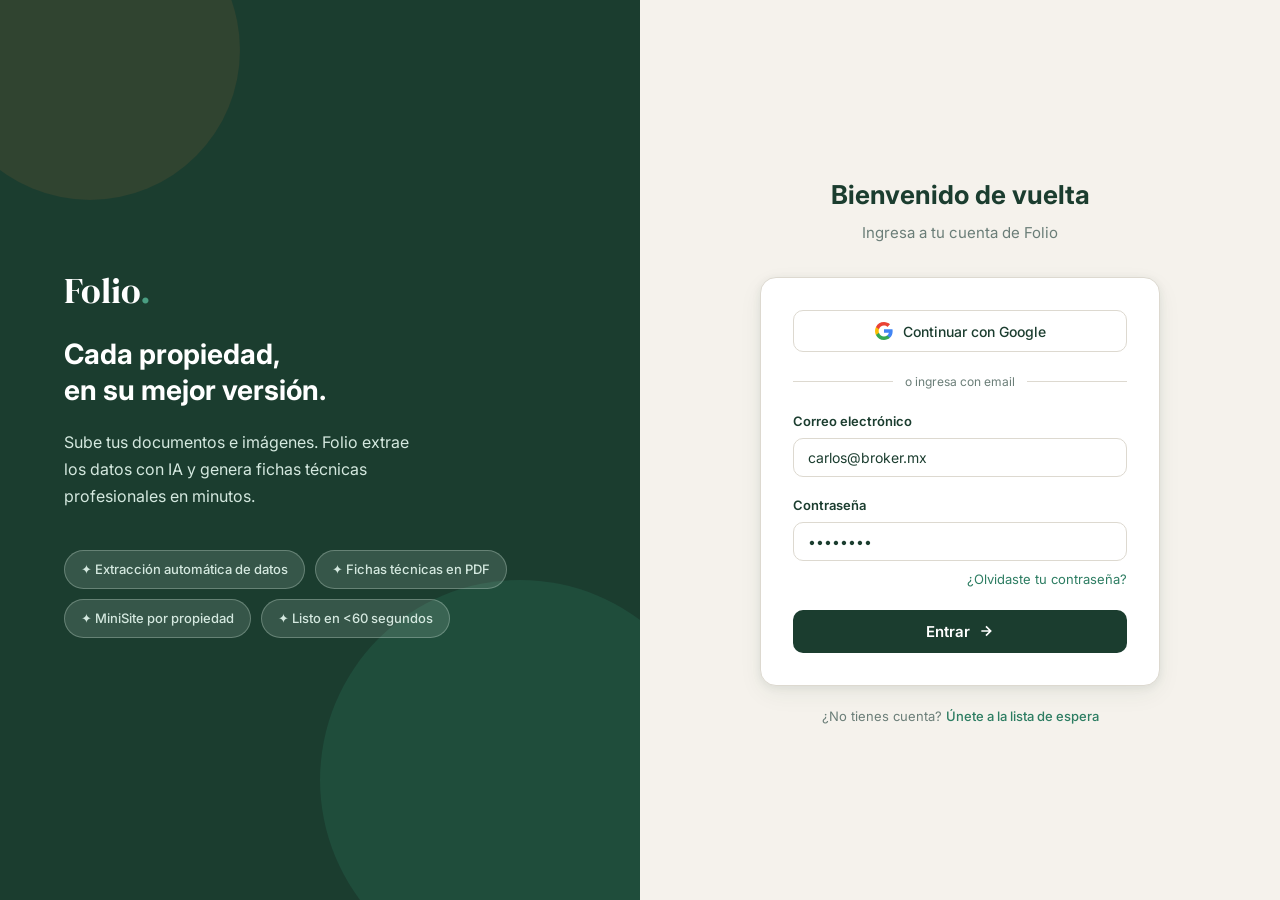
<file: index.html>
<!DOCTYPE html>
<html lang="es">
<head>
  <meta charset="UTF-8">
  <meta name="viewport" content="width=device-width, initial-scale=1.0">
  <title>Folio — The Ultimate Broker Kit</title>
  <link rel="stylesheet" href="assets/style.css">
  <style>
    .login-layout {
      min-height: 100vh;
      display: grid;
      grid-template-columns: 1fr 1fr;
    }
    @media (max-width: 800px) {
      .login-layout { grid-template-columns: 1fr; }
      .login-brand { display: none; }
    }
    .login-brand {
      background: var(--primary-deep);
      display: flex;
      flex-direction: column;
      justify-content: center;
      padding: 64px;
      position: relative;
      overflow: hidden;
    }
    .login-brand::before {
      content: '';
      position: absolute;
      bottom: -80px;
      right: -80px;
      width: 400px;
      height: 400px;
      border-radius: 50%;
      background: rgba(45,125,98,.25);
    }
    .login-brand::after {
      content: '';
      position: absolute;
      top: -100px;
      left: -60px;
      width: 300px;
      height: 300px;
      border-radius: 50%;
      background: rgba(196,119,59,.12);
    }
    .brand-logo {
      font-family: 'DM Serif Display', serif;
      font-size: 36px;
      color: var(--white);
      margin-bottom: 16px;
      position: relative;
      z-index: 1;
    }
    .brand-logo em { color: var(--primary-light); font-style: normal; }
    .brand-tagline {
      font-size: 28px;
      font-weight: 700;
      color: var(--white);
      line-height: 1.3;
      margin-bottom: 20px;
      position: relative;
      z-index: 1;
    }
    .brand-sub {
      font-size: 16px;
      color: var(--primary-tint);
      line-height: 1.7;
      max-width: 360px;
      position: relative;
      z-index: 1;
    }
    .brand-pills {
      display: flex;
      flex-wrap: wrap;
      gap: 10px;
      margin-top: 40px;
      position: relative;
      z-index: 1;
    }
    .brand-pill {
      background: rgba(212,232,223,.15);
      border: 1px solid rgba(212,232,223,.3);
      color: var(--primary-tint);
      padding: 8px 16px;
      border-radius: 20px;
      font-size: 13px;
      font-weight: 500;
    }
    .login-side {
      display: flex;
      align-items: center;
      justify-content: center;
      padding: 48px 32px;
      background: var(--canvas);
    }
    .login-box {
      width: 100%;
      max-width: 400px;
    }
    .login-header {
      margin-bottom: 32px;
      text-align: center;
    }
    .login-logo-mobile {
      display: none;
      font-family: 'DM Serif Display', serif;
      font-size: 28px;
      color: var(--primary-deep);
      margin-bottom: 8px;
    }
    @media (max-width: 800px) { .login-logo-mobile { display: block; } }
    .login-title {
      font-size: 26px;
      font-weight: 700;
      color: var(--primary-deep);
      margin-bottom: 6px;
    }
    .login-sub { font-size: 15px; color: var(--slate); }
    .login-form {
      background: var(--white);
      border-radius: var(--radius-lg);
      border: 1px solid var(--stone);
      padding: 32px;
      box-shadow: var(--shadow);
    }
    .btn-google {
      display: flex;
      align-items: center;
      justify-content: center;
      gap: 10px;
      width: 100%;
      padding: 11px;
      border: 1.5px solid var(--stone);
      border-radius: var(--radius);
      background: var(--white);
      font-family: 'Inter', sans-serif;
      font-size: 14px;
      font-weight: 500;
      color: var(--primary-deep);
      cursor: pointer;
      transition: var(--transition);
      margin-bottom: 20px;
    }
    .btn-google:hover { border-color: var(--primary-mid); }
    .divider-text {
      display: flex;
      align-items: center;
      gap: 12px;
      margin: 20px 0;
      color: var(--slate);
      font-size: 12px;
    }
    .divider-text::before, .divider-text::after {
      content: '';
      flex: 1;
      height: 1px;
      background: var(--stone);
    }
    .btn-submit { width: 100%; justify-content: center; padding: 12px; font-size: 15px; }
    .login-footer {
      text-align: center;
      margin-top: 20px;
      font-size: 13px;
      color: var(--slate);
    }
    .login-footer a { color: var(--primary-mid); text-decoration: none; font-weight: 500; }
    .login-footer a:hover { text-decoration: underline; }
    .forgot-link {
      display: block;
      text-align: right;
      font-size: 13px;
      color: var(--primary-mid);
      text-decoration: none;
      margin-top: -10px;
      margin-bottom: 20px;
    }
    .forgot-link:hover { text-decoration: underline; }

    @media (max-width: 480px) {
      .login-side { padding: 32px 16px; }
      .login-form { padding: 22px 18px; }
      .login-title { font-size: 22px; }
    }
  </style>
</head>
<body>
  <div class="login-layout">

    <!-- Brand side -->
    <div class="login-brand">
      <div class="brand-logo">Folio<em>.</em></div>
      <div class="brand-tagline">Cada propiedad,<br>en su mejor versión.</div>
      <p class="brand-sub">
        Sube tus documentos e imágenes. Folio extrae los datos con IA y genera fichas técnicas profesionales en minutos.
      </p>
      <div class="brand-pills">
        <div class="brand-pill">✦ Extracción automática de datos</div>
        <div class="brand-pill">✦ Fichas técnicas en PDF</div>
        <div class="brand-pill">✦ MiniSite por propiedad</div>
        <div class="brand-pill">✦ Listo en &lt;60 segundos</div>
      </div>
    </div>

    <!-- Login side -->
    <div class="login-side">
      <div class="login-box">
        <div class="login-header">
          <div class="login-logo-mobile">Folio.</div>
          <div class="login-title">Bienvenido de vuelta</div>
          <div class="login-sub">Ingresa a tu cuenta de Folio</div>
        </div>

        <div class="login-form">
          <button class="btn-google" onclick="goTo('dashboard.html')">
            <svg width="18" height="18" viewBox="0 0 18 18"><path fill="#4285F4" d="M17.64 9.2c0-.637-.057-1.251-.164-1.84H9v3.481h4.844c-.209 1.125-.843 2.078-1.796 2.716v2.258h2.908c1.702-1.567 2.684-3.874 2.684-6.615z"/><path fill="#34A853" d="M9 18c2.43 0 4.467-.806 5.956-2.185l-2.908-2.258c-.806.54-1.837.86-3.048.86-2.344 0-4.328-1.584-5.036-3.711H.957v2.332A8.997 8.997 0 009 18z"/><path fill="#FBBC05" d="M3.964 10.706A5.41 5.41 0 013.682 9c0-.593.102-1.17.282-1.706V4.962H.957A8.996 8.996 0 000 9c0 1.452.348 2.827.957 4.038l3.007-2.332z"/><path fill="#EA4335" d="M9 3.58c1.321 0 2.508.454 3.44 1.345l2.582-2.58C13.463.891 11.426 0 9 0A8.997 8.997 0 00.957 4.962L3.964 7.294C4.672 5.163 6.656 3.58 9 3.58z"/></svg>
            Continuar con Google
          </button>

          <div class="divider-text">o ingresa con email</div>

          <div class="form-group">
            <label class="form-label">Correo electrónico</label>
            <input class="form-input" type="email" placeholder="carlos@broker.mx" value="carlos@broker.mx">
          </div>

          <div class="form-group">
            <label class="form-label">Contraseña</label>
            <input class="form-input" type="password" placeholder="••••••••" value="••••••••">
          </div>
          <a href="#" class="forgot-link">¿Olvidaste tu contraseña?</a>

          <button class="btn btn-primary btn-submit" onclick="goTo('dashboard.html')">
            Entrar
            <svg width="16" height="16" viewBox="0 0 24 24" fill="none" stroke="currentColor" stroke-width="2.5"><path d="M5 12h14M12 5l7 7-7 7"/></svg>
          </button>
        </div>

        <div class="login-footer">
          ¿No tienes cuenta? <a href="planes.html">Únete a la lista de espera</a>
        </div>
      </div>
    </div>

  </div>

  <script>
    function goTo(url) { window.location.href = url; }
  </script>
</body>
</html>
</file>
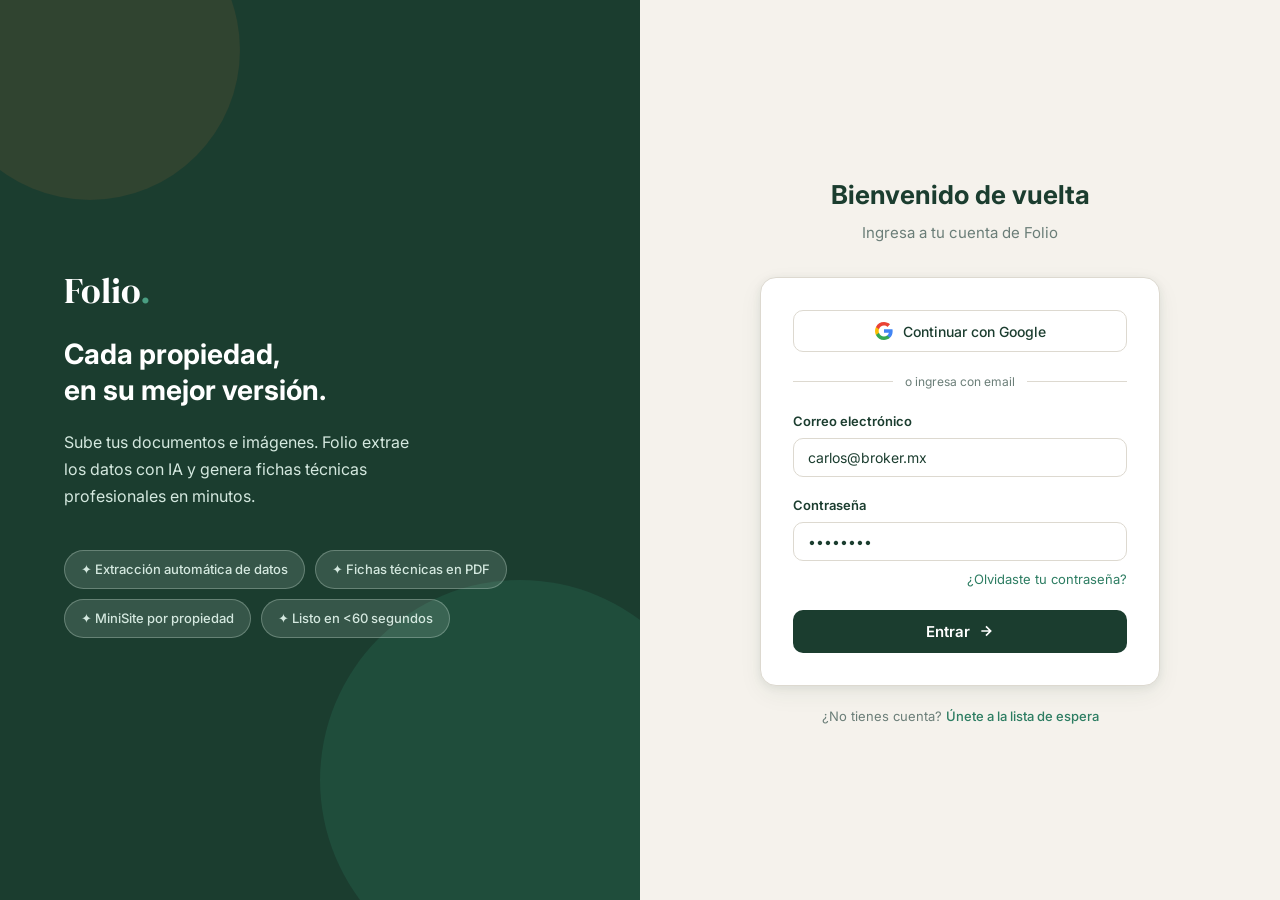
<file: folio-demo/index.html>
<!DOCTYPE html>
<html lang="es">
<head>
  <meta charset="UTF-8">
  <meta name="viewport" content="width=device-width, initial-scale=1.0">
  <title>Folio — The Ultimate Broker Kit</title>
  <link rel="stylesheet" href="assets/style.css">
  <style>
    .login-layout {
      min-height: 100vh;
      display: grid;
      grid-template-columns: 1fr 1fr;
    }
    @media (max-width: 800px) {
      .login-layout { grid-template-columns: 1fr; }
      .login-brand { display: none; }
    }
    .login-brand {
      background: var(--primary-deep);
      display: flex;
      flex-direction: column;
      justify-content: center;
      padding: 64px;
      position: relative;
      overflow: hidden;
    }
    .login-brand::before {
      content: '';
      position: absolute;
      bottom: -80px;
      right: -80px;
      width: 400px;
      height: 400px;
      border-radius: 50%;
      background: rgba(45,125,98,.25);
    }
    .login-brand::after {
      content: '';
      position: absolute;
      top: -100px;
      left: -60px;
      width: 300px;
      height: 300px;
      border-radius: 50%;
      background: rgba(196,119,59,.12);
    }
    .brand-logo {
      font-family: 'DM Serif Display', serif;
      font-size: 36px;
      color: var(--white);
      margin-bottom: 16px;
      position: relative;
      z-index: 1;
    }
    .brand-logo em { color: var(--primary-light); font-style: normal; }
    .brand-tagline {
      font-size: 28px;
      font-weight: 700;
      color: var(--white);
      line-height: 1.3;
      margin-bottom: 20px;
      position: relative;
      z-index: 1;
    }
    .brand-sub {
      font-size: 16px;
      color: var(--primary-tint);
      line-height: 1.7;
      max-width: 360px;
      position: relative;
      z-index: 1;
    }
    .brand-pills {
      display: flex;
      flex-wrap: wrap;
      gap: 10px;
      margin-top: 40px;
      position: relative;
      z-index: 1;
    }
    .brand-pill {
      background: rgba(212,232,223,.15);
      border: 1px solid rgba(212,232,223,.3);
      color: var(--primary-tint);
      padding: 8px 16px;
      border-radius: 20px;
      font-size: 13px;
      font-weight: 500;
    }
    .login-side {
      display: flex;
      align-items: center;
      justify-content: center;
      padding: 48px 32px;
      background: var(--canvas);
    }
    .login-box {
      width: 100%;
      max-width: 400px;
    }
    .login-header {
      margin-bottom: 32px;
      text-align: center;
    }
    .login-logo-mobile {
      display: none;
      font-family: 'DM Serif Display', serif;
      font-size: 28px;
      color: var(--primary-deep);
      margin-bottom: 8px;
    }
    @media (max-width: 800px) { .login-logo-mobile { display: block; } }
    .login-title {
      font-size: 26px;
      font-weight: 700;
      color: var(--primary-deep);
      margin-bottom: 6px;
    }
    .login-sub { font-size: 15px; color: var(--slate); }
    .login-form {
      background: var(--white);
      border-radius: var(--radius-lg);
      border: 1px solid var(--stone);
      padding: 32px;
      box-shadow: var(--shadow);
    }
    .btn-google {
      display: flex;
      align-items: center;
      justify-content: center;
      gap: 10px;
      width: 100%;
      padding: 11px;
      border: 1.5px solid var(--stone);
      border-radius: var(--radius);
      background: var(--white);
      font-family: 'Inter', sans-serif;
      font-size: 14px;
      font-weight: 500;
      color: var(--primary-deep);
      cursor: pointer;
      transition: var(--transition);
      margin-bottom: 20px;
    }
    .btn-google:hover { border-color: var(--primary-mid); }
    .divider-text {
      display: flex;
      align-items: center;
      gap: 12px;
      margin: 20px 0;
      color: var(--slate);
      font-size: 12px;
    }
    .divider-text::before, .divider-text::after {
      content: '';
      flex: 1;
      height: 1px;
      background: var(--stone);
    }
    .btn-submit { width: 100%; justify-content: center; padding: 12px; font-size: 15px; }
    .login-footer {
      text-align: center;
      margin-top: 20px;
      font-size: 13px;
      color: var(--slate);
    }
    .login-footer a { color: var(--primary-mid); text-decoration: none; font-weight: 500; }
    .login-footer a:hover { text-decoration: underline; }
    .forgot-link {
      display: block;
      text-align: right;
      font-size: 13px;
      color: var(--primary-mid);
      text-decoration: none;
      margin-top: -10px;
      margin-bottom: 20px;
    }
    .forgot-link:hover { text-decoration: underline; }
  </style>
</head>
<body>
  <div class="login-layout">

    <!-- Brand side -->
    <div class="login-brand">
      <div class="brand-logo">Folio<em>.</em></div>
      <div class="brand-tagline">Cada propiedad,<br>en su mejor versión.</div>
      <p class="brand-sub">
        Sube tus documentos e imágenes. Folio extrae los datos con IA y genera fichas técnicas profesionales en minutos.
      </p>
      <div class="brand-pills">
        <div class="brand-pill">✦ Extracción automática de datos</div>
        <div class="brand-pill">✦ Fichas técnicas en PDF</div>
        <div class="brand-pill">✦ MiniSite por propiedad</div>
        <div class="brand-pill">✦ Listo en &lt;60 segundos</div>
      </div>
    </div>

    <!-- Login side -->
    <div class="login-side">
      <div class="login-box">
        <div class="login-header">
          <div class="login-logo-mobile">Folio.</div>
          <div class="login-title">Bienvenido de vuelta</div>
          <div class="login-sub">Ingresa a tu cuenta de Folio</div>
        </div>

        <div class="login-form">
          <button class="btn-google" onclick="goTo('dashboard.html')">
            <svg width="18" height="18" viewBox="0 0 18 18"><path fill="#4285F4" d="M17.64 9.2c0-.637-.057-1.251-.164-1.84H9v3.481h4.844c-.209 1.125-.843 2.078-1.796 2.716v2.258h2.908c1.702-1.567 2.684-3.874 2.684-6.615z"/><path fill="#34A853" d="M9 18c2.43 0 4.467-.806 5.956-2.185l-2.908-2.258c-.806.54-1.837.86-3.048.86-2.344 0-4.328-1.584-5.036-3.711H.957v2.332A8.997 8.997 0 009 18z"/><path fill="#FBBC05" d="M3.964 10.706A5.41 5.41 0 013.682 9c0-.593.102-1.17.282-1.706V4.962H.957A8.996 8.996 0 000 9c0 1.452.348 2.827.957 4.038l3.007-2.332z"/><path fill="#EA4335" d="M9 3.58c1.321 0 2.508.454 3.44 1.345l2.582-2.58C13.463.891 11.426 0 9 0A8.997 8.997 0 00.957 4.962L3.964 7.294C4.672 5.163 6.656 3.58 9 3.58z"/></svg>
            Continuar con Google
          </button>

          <div class="divider-text">o ingresa con email</div>

          <div class="form-group">
            <label class="form-label">Correo electrónico</label>
            <input class="form-input" type="email" placeholder="carlos@broker.mx" value="carlos@broker.mx">
          </div>

          <div class="form-group">
            <label class="form-label">Contraseña</label>
            <input class="form-input" type="password" placeholder="••••••••" value="••••••••">
          </div>
          <a href="#" class="forgot-link">¿Olvidaste tu contraseña?</a>

          <button class="btn btn-primary btn-submit" onclick="goTo('dashboard.html')">
            Entrar
            <svg width="16" height="16" viewBox="0 0 24 24" fill="none" stroke="currentColor" stroke-width="2.5"><path d="M5 12h14M12 5l7 7-7 7"/></svg>
          </button>
        </div>

        <div class="login-footer">
          ¿No tienes cuenta? <a href="planes.html">Únete a la lista de espera</a>
        </div>
      </div>
    </div>

  </div>

  <script>
    function goTo(url) { window.location.href = url; }
  </script>
</body>
</html>
</file>
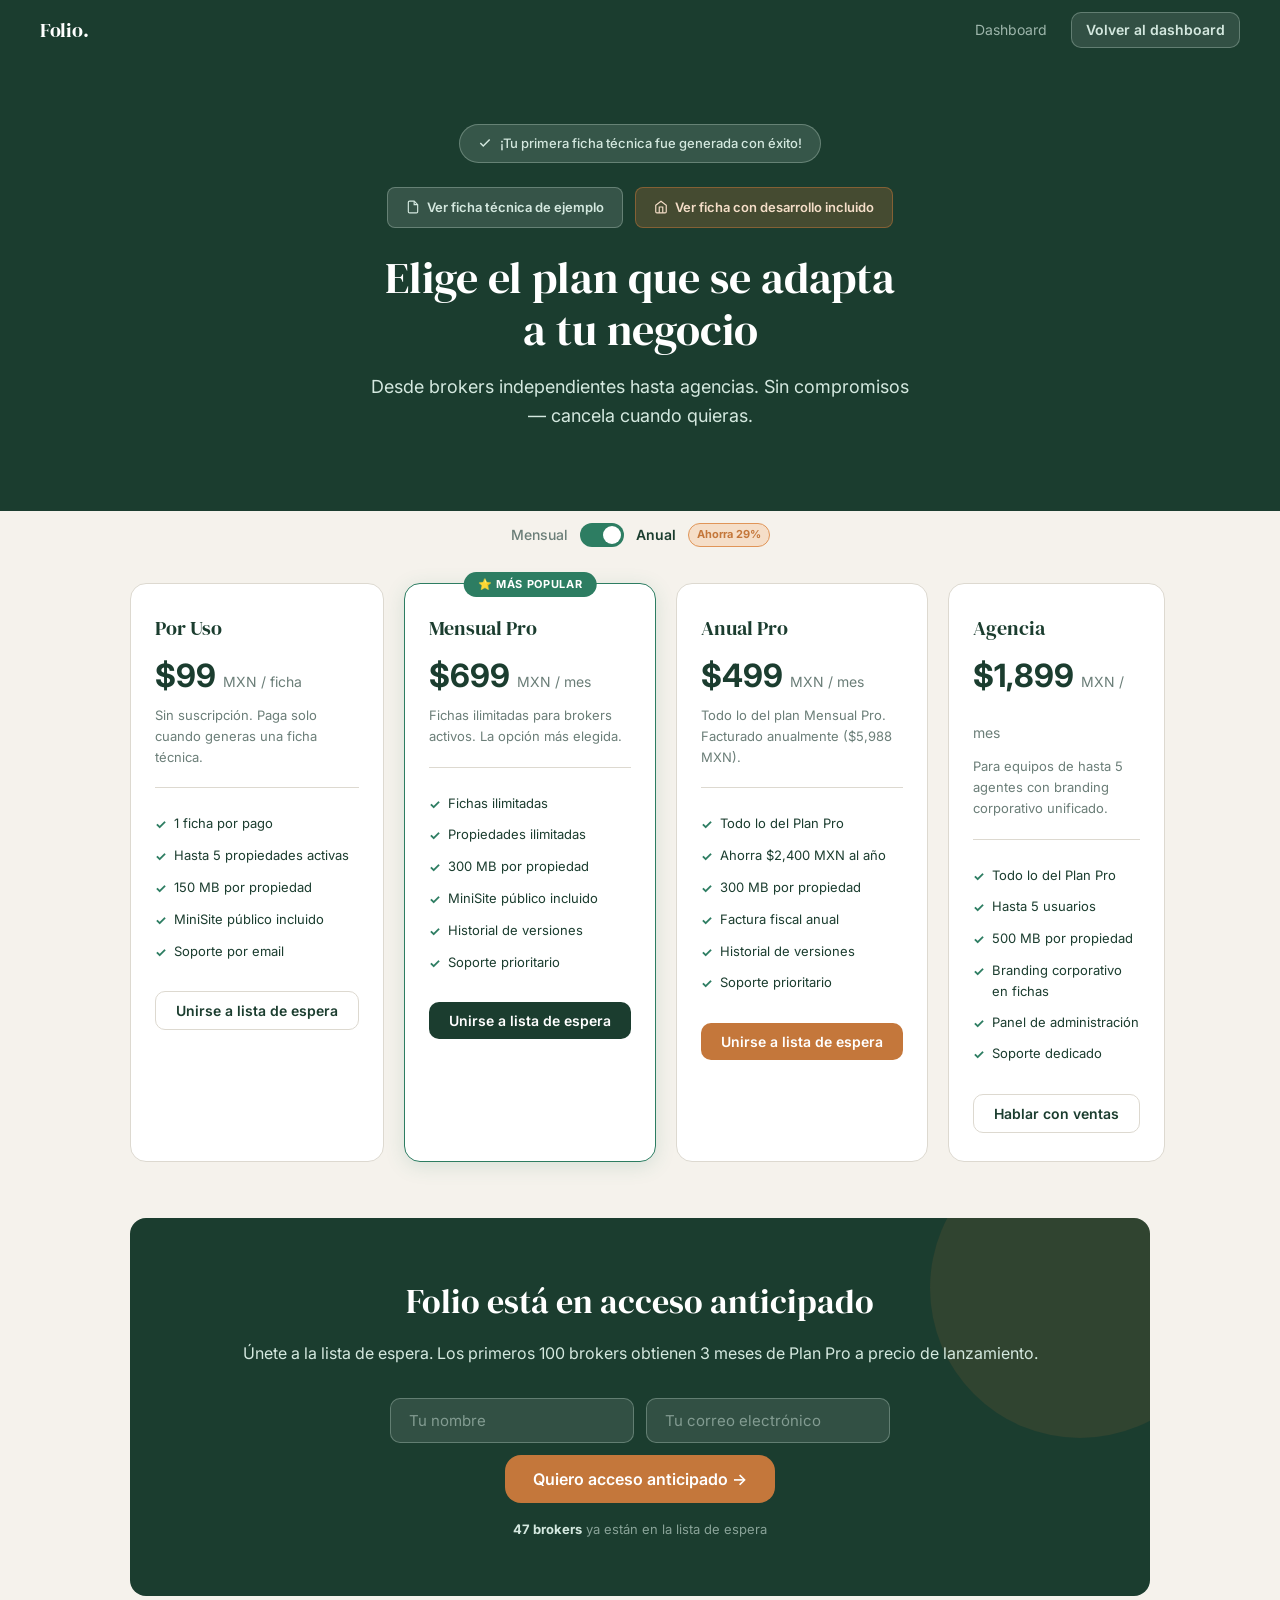
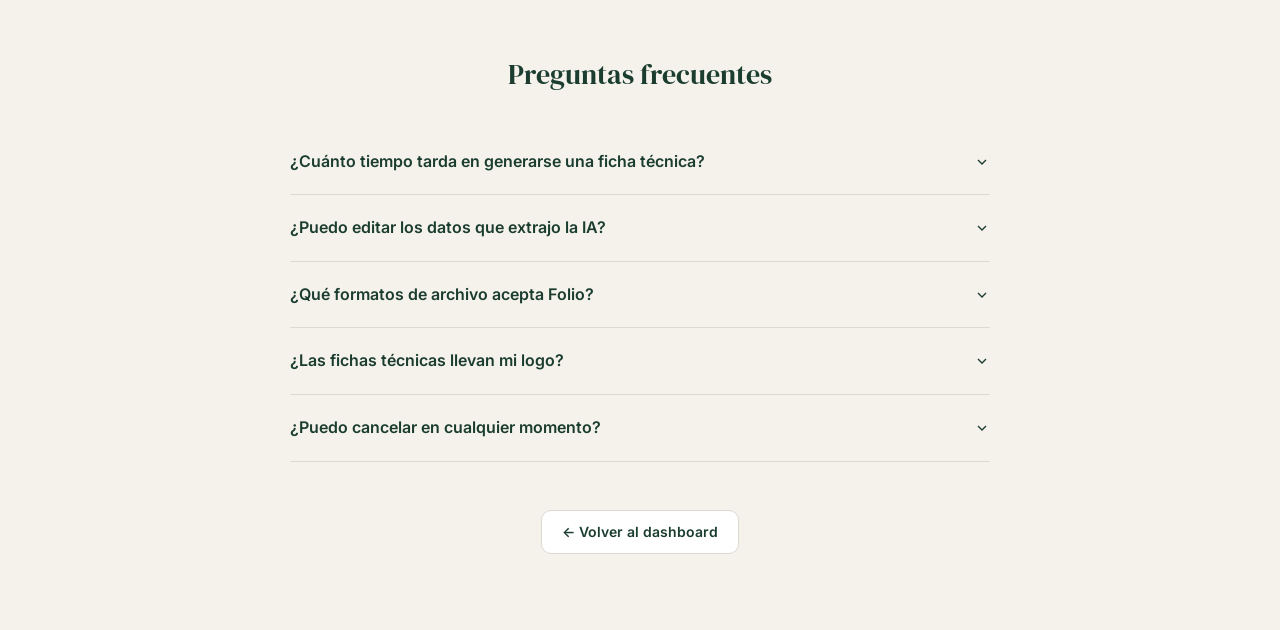
<file: planes.html>
<!DOCTYPE html>
<html lang="es">
<head>
  <meta charset="UTF-8">
  <meta name="viewport" content="width=device-width, initial-scale=1.0">
  <title>Planes — Folio</title>
  <link rel="stylesheet" href="assets/style.css">
  <style>
    .plans-page {
      background: var(--canvas);
      min-height: 100vh;
    }
    .plans-nav {
      background: var(--primary-deep);
      height: 60px;
      display: flex;
      align-items: center;
      padding: 0 40px;
      gap: 24px;
    }
    .plans-nav a {
      color: rgba(212,232,223,.7);
      text-decoration: none;
      font-size: 14px;
      transition: var(--transition);
    }
    .plans-nav a:hover { color: var(--white); }
    .plans-hero {
      background: var(--primary-deep);
      padding: 64px 40px 80px;
      text-align: center;
      position: relative;
      overflow: hidden;
    }
    .success-badge {
      display: inline-flex;
      align-items: center;
      gap: 8px;
      background: rgba(212,232,223,.15);
      border: 1px solid rgba(212,232,223,.3);
      color: var(--primary-tint);
      padding: 8px 18px;
      border-radius: 20px;
      font-size: 13px;
      font-weight: 500;
      margin-bottom: 24px;
    }
    .plans-title {
      font-family: 'DM Serif Display', serif;
      font-size: 44px;
      color: var(--white);
      margin-bottom: 16px;
      line-height: 1.2;
    }
    .plans-sub {
      font-size: 18px;
      color: var(--primary-tint);
      max-width: 560px;
      margin: 0 auto;
      line-height: 1.6;
    }
    .plans-container {
      max-width: 1100px;
      margin: -20px auto 0;
      padding: 0 40px 60px;
      position: relative;
      z-index: 1;
    }
    .billing-toggle {
      display: flex;
      align-items: center;
      justify-content: center;
      gap: 12px;
      margin: 32px 0 36px;
      font-size: 14px;
      font-weight: 500;
      color: var(--slate);
    }
    .toggle-switch {
      width: 44px;
      height: 24px;
      background: var(--primary-mid);
      border-radius: 12px;
      position: relative;
      cursor: pointer;
      transition: var(--transition);
    }
    .toggle-knob {
      width: 18px;
      height: 18px;
      background: white;
      border-radius: 50%;
      position: absolute;
      top: 3px;
      left: 3px;
      transition: var(--transition);
    }
    .toggle-switch.annual .toggle-knob { left: 23px; }
    .save-badge {
      background: var(--accent-tint);
      color: var(--accent-deep);
      border: 1px solid var(--accent-mid);
      font-size: 11px;
      font-weight: 700;
      padding: 2px 8px;
      border-radius: 20px;
    }

    .waitlist-section {
      background: var(--primary-deep);
      border-radius: var(--radius-lg);
      padding: 56px 48px;
      text-align: center;
      margin-top: 56px;
      position: relative;
      overflow: hidden;
    }
    .waitlist-section::before {
      content: '';
      position: absolute;
      top: -80px;
      right: -80px;
      width: 300px;
      height: 300px;
      border-radius: 50%;
      background: rgba(196,119,59,.12);
    }
    .waitlist-title {
      font-family: 'DM Serif Display', serif;
      font-size: 34px;
      color: var(--white);
      margin-bottom: 12px;
      position: relative;
      z-index: 1;
    }
    .waitlist-sub {
      font-size: 16px;
      color: var(--primary-tint);
      margin-bottom: 32px;
      position: relative;
      z-index: 1;
    }
    .waitlist-form {
      display: flex;
      gap: 12px;
      max-width: 500px;
      margin: 0 auto;
      position: relative;
      z-index: 1;
      flex-wrap: wrap;
      justify-content: center;
    }
    .waitlist-input {
      flex: 1;
      min-width: 200px;
      padding: 12px 18px;
      border-radius: var(--radius);
      border: 1.5px solid rgba(212,232,223,.3);
      background: rgba(255,255,255,.1);
      color: var(--white);
      font-family: 'Inter', sans-serif;
      font-size: 15px;
      outline: none;
      transition: var(--transition);
    }
    .waitlist-input::placeholder { color: rgba(212,232,223,.5); }
    .waitlist-input:focus { border-color: rgba(212,232,223,.7); background: rgba(255,255,255,.15); }
    .waitlist-success {
      display: none;
      background: var(--primary-mid);
      border-radius: var(--radius);
      padding: 16px 24px;
      color: var(--white);
      font-size: 16px;
      font-weight: 500;
      max-width: 500px;
      margin: 0 auto;
      position: relative;
      z-index: 1;
    }
    .waitlist-counter {
      font-size: 13px;
      color: rgba(212,232,223,.6);
      margin-top: 16px;
      position: relative;
      z-index: 1;
    }

    .faq-section { margin-top: 56px; max-width: 700px; margin-left: auto; margin-right: auto; }
    .faq-item {
      border-bottom: 1px solid var(--stone);
      padding: 20px 0;
    }
    .faq-q {
      font-size: 16px;
      font-weight: 600;
      color: var(--primary-deep);
      cursor: pointer;
      display: flex;
      justify-content: space-between;
      align-items: center;
      gap: 12px;
    }
    .faq-a {
      font-size: 14px;
      color: var(--slate);
      margin-top: 10px;
      line-height: 1.7;
      display: none;
    }
    .faq-a.open { display: block; }
    @keyframes spin { to { transform: rotate(360deg); } }

    @media (max-width: 768px) {
      .plans-nav { padding: 0 16px; }
      .plans-hero { padding: 40px 20px 48px; }
      .plans-title { font-size: 32px; }
      .plans-sub { font-size: 15px; }
      .plans-container { padding: 0 16px 48px; }
      .billing-toggle { margin: 24px 0 28px; }
      .waitlist-section { padding: 36px 20px; border-radius: var(--radius-lg); }
      .waitlist-title { font-size: 26px; }
      .waitlist-form { gap: 10px; }
      .waitlist-input { min-width: 100%; }
      .faq-section { margin-top: 36px; }
      .faq-q { font-size: 14px; }
      .grid-4 { grid-template-columns: 1fr; gap: 14px; }
      .plan-card { padding: 22px 18px; }
    }
  </style>
</head>
<body class="plans-page">

  <!-- Nav -->
  <nav class="plans-nav">
    <a href="dashboard.html" class="navbar-logo" style="font-family:'DM Serif Display',serif;font-size:20px;color:var(--white);text-decoration:none;">Folio.</a>
    <div style="flex:1;"></div>
    <a href="dashboard.html">Dashboard</a>
    <a href="dashboard.html" class="btn btn-secondary btn-sm" style="background:rgba(255,255,255,.1);border-color:rgba(212,232,223,.3);color:var(--primary-tint);">Volver al dashboard</a>
  </nav>

  <!-- Hero -->
  <div class="plans-hero">
    <div class="success-badge">
      <svg width="14" height="14" viewBox="0 0 24 24" fill="none" stroke="currentColor" stroke-width="2.5"><polyline points="20 6 9 17 4 12"/></svg>
      ¡Tu primera ficha técnica fue generada con éxito!
    </div>
    <div style="display:flex;align-items:center;justify-content:center;gap:12px;flex-wrap:wrap;margin-bottom:24px;">
      <a href="sample-ficha.html" target="_blank" style="display:inline-flex;align-items:center;gap:7px;background:rgba(255,255,255,.12);border:1px solid rgba(212,232,223,.3);color:var(--primary-tint);padding:9px 18px;border-radius:8px;font-family:'Inter',sans-serif;font-size:13px;font-weight:600;text-decoration:none;transition:180ms;" onmouseover="this.style.background='rgba(255,255,255,.2)'" onmouseout="this.style.background='rgba(255,255,255,.12)'">
        <svg width="14" height="14" viewBox="0 0 24 24" fill="none" stroke="currentColor" stroke-width="2"><path d="M14 2H6a2 2 0 00-2 2v16a2 2 0 002 2h12a2 2 0 002-2V8z"/><polyline points="14 2 14 8 20 8"/></svg>
        Ver ficha técnica de ejemplo
      </a>
      <a href="sample-ficha-desarrollo.html" target="_blank" style="display:inline-flex;align-items:center;gap:7px;background:rgba(196,119,59,.25);border:1px solid rgba(196,119,59,.5);color:#F5DEC8;padding:9px 18px;border-radius:8px;font-family:'Inter',sans-serif;font-size:13px;font-weight:600;text-decoration:none;transition:180ms;" onmouseover="this.style.background='rgba(196,119,59,.4)'" onmouseout="this.style.background='rgba(196,119,59,.25)'">
        <svg width="14" height="14" viewBox="0 0 24 24" fill="none" stroke="currentColor" stroke-width="2"><path d="M3 9l9-7 9 7v11a2 2 0 01-2 2H5a2 2 0 01-2-2z"/><polyline points="9 22 9 12 15 12 15 22"/></svg>
        Ver ficha con desarrollo incluido
      </a>
    </div>
    <div class="plans-title">Elige el plan que se adapta<br>a tu negocio</div>
    <p class="plans-sub">Desde brokers independientes hasta agencias. Sin compromisos — cancela cuando quieras.</p>
  </div>

  <!-- Plans container -->
  <div class="plans-container">

    <!-- Billing toggle -->
    <div class="billing-toggle">
      <span>Mensual</span>
      <div class="toggle-switch annual" id="toggle" onclick="toggleBilling()"><div class="toggle-knob"></div></div>
      <span style="color:var(--primary-deep);font-weight:600;">Anual</span>
      <span class="save-badge">Ahorra 29%</span>
    </div>

    <!-- Plan grid -->
    <div class="grid-4">

      <!-- Por Uso -->
      <div class="plan-card">
        <div class="plan-name">Por Uso</div>
        <div class="plan-price" id="price-peruse">$99 <span>MXN / ficha</span></div>
        <div class="plan-desc">Sin suscripción. Paga solo cuando generas una ficha técnica.</div>
        <ul class="plan-features">
          <li>1 ficha por pago</li>
          <li>Hasta 5 propiedades activas</li>
          <li>150 MB por propiedad</li>
          <li>MiniSite público incluido</li>
          <li>Soporte por email</li>
        </ul>
        <button class="btn btn-secondary" style="width:100%;justify-content:center;" onclick="joinWaitlist()">Unirse a lista de espera</button>
      </div>

      <!-- Mensual Pro -->
      <div class="plan-card featured">
        <div class="plan-popular">⭐ Más popular</div>
        <div class="plan-name">Mensual Pro</div>
        <div class="plan-price" id="price-monthly">$699 <span>MXN / mes</span></div>
        <div class="plan-desc">Fichas ilimitadas para brokers activos. La opción más elegida.</div>
        <ul class="plan-features">
          <li>Fichas ilimitadas</li>
          <li>Propiedades ilimitadas</li>
          <li>300 MB por propiedad</li>
          <li>MiniSite público incluido</li>
          <li>Historial de versiones</li>
          <li>Soporte prioritario</li>
        </ul>
        <button class="btn btn-primary" style="width:100%;justify-content:center;" onclick="joinWaitlist()">Unirse a lista de espera</button>
      </div>

      <!-- Anual Pro -->
      <div class="plan-card">
        <div class="plan-name">Anual Pro</div>
        <div class="plan-price" id="price-annual">$499 <span>MXN / mes</span></div>
        <div class="plan-desc" id="desc-annual">Todo lo del plan Mensual Pro. Facturado anualmente ($5,988 MXN).</div>
        <ul class="plan-features">
          <li>Todo lo del Plan Pro</li>
          <li>Ahorra $2,400 MXN al año</li>
          <li>300 MB por propiedad</li>
          <li>Factura fiscal anual</li>
          <li>Historial de versiones</li>
          <li>Soporte prioritario</li>
        </ul>
        <button class="btn btn-accent" style="width:100%;justify-content:center;" onclick="joinWaitlist()">
          Unirse a lista de espera
        </button>
      </div>

      <!-- Agencia -->
      <div class="plan-card">
        <div class="plan-name">Agencia</div>
        <div class="plan-price" id="price-agency">$1,899 <span>MXN / mes</span></div>
        <div class="plan-desc">Para equipos de hasta 5 agentes con branding corporativo unificado.</div>
        <ul class="plan-features">
          <li>Todo lo del Plan Pro</li>
          <li>Hasta 5 usuarios</li>
          <li>500 MB por propiedad</li>
          <li>Branding corporativo en fichas</li>
          <li>Panel de administración</li>
          <li>Soporte dedicado</li>
        </ul>
        <button class="btn btn-secondary" style="width:100%;justify-content:center;" onclick="joinWaitlist()">Hablar con ventas</button>
      </div>

    </div>

    <!-- Waitlist section -->
    <div class="waitlist-section">
      <div class="waitlist-title">Folio está en acceso anticipado</div>
      <p class="waitlist-sub">Únete a la lista de espera. Los primeros 100 brokers obtienen 3 meses de Plan Pro a precio de lanzamiento.</p>

      <div id="waitlistFormContainer">
        <div class="waitlist-form">
          <input class="waitlist-input" type="text" placeholder="Tu nombre" id="wlName">
          <input class="waitlist-input" type="email" placeholder="Tu correo electrónico" id="wlEmail">
          <button id="wlSubmitBtn" class="btn btn-accent btn-lg" onclick="submitWaitlist()" style="white-space:nowrap;">
            Quiero acceso anticipado →
          </button>
        </div>
        <div class="waitlist-counter">
          <strong style="color:var(--primary-tint);">47 brokers</strong> ya están en la lista de espera
        </div>
      </div>

      <div class="waitlist-success" id="waitlistSuccess">
        <div style="font-size:28px;margin-bottom:8px;">🎉</div>
        <div style="font-size:18px;font-weight:700;margin-bottom:6px;">¡Ya estás en la lista!</div>
        <div style="font-size:14px;opacity:.9;margin-bottom:20px;">Te avisamos en cuanto abra el acceso. Revisa tu email: <span id="wlEmailConfirm"></span></div>
        <a href="sample-ficha.html" target="_blank" style="display:inline-flex;align-items:center;gap:8px;background:var(--primary-mid);color:white;padding:12px 24px;border-radius:10px;font-family:'Inter',sans-serif;font-size:15px;font-weight:600;text-decoration:none;">
          <svg width="16" height="16" viewBox="0 0 24 24" fill="none" stroke="currentColor" stroke-width="2"><path d="M14 2H6a2 2 0 00-2 2v16a2 2 0 002 2h12a2 2 0 002-2V8z"/><polyline points="14 2 14 8 20 8"/></svg>
          Ver ficha técnica de ejemplo
        </a>
      </div>
    </div>

    <!-- FAQ -->
    <div class="faq-section">
      <div style="text-align:center;margin-bottom:32px;">
        <div style="font-family:'DM Serif Display',serif;font-size:28px;color:var(--primary-deep);">Preguntas frecuentes</div>
      </div>

      <div class="faq-item">
        <div class="faq-q" onclick="toggleFaq(this)">
          ¿Cuánto tiempo tarda en generarse una ficha técnica?
          <svg width="16" height="16" viewBox="0 0 24 24" fill="none" stroke="currentColor" stroke-width="2"><polyline points="6 9 12 15 18 9"/></svg>
        </div>
        <div class="faq-a">Menos de 60 segundos en condiciones normales. El tiempo depende del número de imágenes y documentos de la propiedad. Folio procesa todo de forma asíncrona — puedes seguir trabajando mientras se genera.</div>
      </div>

      <div class="faq-item">
        <div class="faq-q" onclick="toggleFaq(this)">
          ¿Puedo editar los datos que extrajo la IA?
          <svg width="16" height="16" viewBox="0 0 24 24" fill="none" stroke="currentColor" stroke-width="2"><polyline points="6 9 12 15 18 9"/></svg>
        </div>
        <div class="faq-a">Sí. Antes de generar la ficha, Folio te muestra todos los datos extraídos y te pide confirmación. Puedes editar cualquier campo. La IA propone, tú confirmas.</div>
      </div>

      <div class="faq-item">
        <div class="faq-q" onclick="toggleFaq(this)">
          ¿Qué formatos de archivo acepta Folio?
          <svg width="16" height="16" viewBox="0 0 24 24" fill="none" stroke="currentColor" stroke-width="2"><polyline points="6 9 12 15 18 9"/></svg>
        </div>
        <div class="faq-a">Imágenes: JPG, PNG, WEBP (hasta 10 MB cada una). Documentos: PDF de hasta 10 páginas y 25 MB. También puedes ingresar links de portales como Inmuebles24, Lamudi o Propiedades.com — Folio extrae el contenido directamente.</div>
      </div>

      <div class="faq-item">
        <div class="faq-q" onclick="toggleFaq(this)">
          ¿Las fichas técnicas llevan mi logo?
          <svg width="16" height="16" viewBox="0 0 24 24" fill="none" stroke="currentColor" stroke-width="2"><polyline points="6 9 12 15 18 9"/></svg>
        </div>
        <div class="faq-a">Sí. Puedes subir tu logo y color de marca en la sección de configuración. Todas las fichas generadas incluirán tu identidad visual. El Plan Agencia permite logo corporativo unificado para todos los agentes del equipo.</div>
      </div>

      <div class="faq-item">
        <div class="faq-q" onclick="toggleFaq(this)">
          ¿Puedo cancelar en cualquier momento?
          <svg width="16" height="16" viewBox="0 0 24 24" fill="none" stroke="currentColor" stroke-width="2"><polyline points="6 9 12 15 18 9"/></svg>
        </div>
        <div class="faq-a">Absolutamente. Sin compromisos ni penalizaciones. Si cancelas, conservas acceso hasta el final del período pagado. Tus propiedades y fichas generadas se conservan por 90 días.</div>
      </div>
    </div>

    <div style="text-align:center;padding:48px 0 16px;">
      <a href="dashboard.html" class="btn btn-secondary">← Volver al dashboard</a>
    </div>

  </div>

  <script>
    let isAnnual = true;

    function toggleBilling() {
      isAnnual = !isAnnual;
      const toggle = document.getElementById('toggle');
      toggle.classList.toggle('annual', isAnnual);

      if (isAnnual) {
        document.getElementById('price-monthly').innerHTML = '$499 <span>MXN / mes</span>';
        document.getElementById('price-annual').innerHTML = '$499 <span>MXN / mes</span>';
        document.getElementById('desc-annual').textContent = 'Todo lo del plan Pro. Facturado anualmente ($5,988 MXN).';
        document.getElementById('price-agency').innerHTML = '$1,899 <span>MXN / mes</span>';
        document.getElementById('price-peruse').innerHTML = '$99 <span>MXN / ficha</span>';
      } else {
        document.getElementById('price-monthly').innerHTML = '$699 <span>MXN / mes</span>';
        document.getElementById('price-annual').innerHTML = '$699 <span>MXN / mes</span>';
        document.getElementById('price-agency').innerHTML = '$1,899 <span>MXN / mes</span>';
      }
    }

    function joinWaitlist() {
      document.querySelector('.waitlist-section').scrollIntoView({ behavior: 'smooth' });
      setTimeout(() => document.getElementById('wlEmail').focus(), 600);
    }

    // ─── FORMSPREE SETUP ───────────────────────────────────────────────────────
    // 1. Ve a https://formspree.io y crea una cuenta gratuita
    // 2. Crea un nuevo form (New Form → dale un nombre como "Folio Waitlist")
    // 3. Copia el ID del form (el string después de /f/ en la URL, p.ej. "xpwzqkgb")
    // 4. Reemplaza REEMPLAZA_CON_TU_ID abajo con ese ID
    // Con el plan gratuito de Formspree recibirás los correos sin costo alguno.
    // ───────────────────────────────────────────────────────────────────────────
    const FORMSPREE_ID = 'maqanjlp';

    async function submitWaitlist() {
      const name = document.getElementById('wlName').value.trim();
      const email = document.getElementById('wlEmail').value.trim();
      const emailInput = document.getElementById('wlEmail');
      const btn = document.getElementById('wlSubmitBtn');

      if (!email || !email.includes('@')) {
        emailInput.focus();
        emailInput.style.borderColor = 'var(--accent-deep)';
        return;
      }
      emailInput.style.borderColor = '';

      // Mostrar estado de carga
      const originalText = btn.innerHTML;
      btn.disabled = true;
      btn.innerHTML = '<svg width="16" height="16" viewBox="0 0 24 24" fill="none" stroke="currentColor" stroke-width="2.5" style="animation:spin 1s linear infinite"><path d="M12 2v4M12 18v4M4.93 4.93l2.83 2.83M16.24 16.24l2.83 2.83M2 12h4M18 12h4M4.93 19.07l2.83-2.83M16.24 7.76l2.83-2.83"/></svg> Enviando…';

      try {
        const res = await fetch(`https://formspree.io/f/${FORMSPREE_ID}`, {
          method: 'POST',
          headers: { 'Content-Type': 'application/json', 'Accept': 'application/json' },
          body: JSON.stringify({ name, email })
        });

        if (res.ok) {
          document.getElementById('wlEmailConfirm').textContent = email;
          document.getElementById('waitlistFormContainer').style.display = 'none';
          document.getElementById('waitlistSuccess').style.display = 'block';
        } else {
          throw new Error('Error en el servidor');
        }
      } catch (err) {
        // Fallback: muestra el éxito de todas formas (demo) y loguea el error
        console.warn('Formspree no configurado o sin conexión — mostrando estado de éxito de demo:', err.message);
        document.getElementById('wlEmailConfirm').textContent = email;
        document.getElementById('waitlistFormContainer').style.display = 'none';
        document.getElementById('waitlistSuccess').style.display = 'block';
      } finally {
        btn.disabled = false;
        btn.innerHTML = originalText;
      }
    }

    function toggleFaq(el) {
      const answer = el.nextElementSibling;
      const isOpen = answer.classList.contains('open');
      document.querySelectorAll('.faq-a').forEach(a => a.classList.remove('open'));
      if (!isOpen) answer.classList.add('open');
    }
  </script>

</body>
</html>
</file>
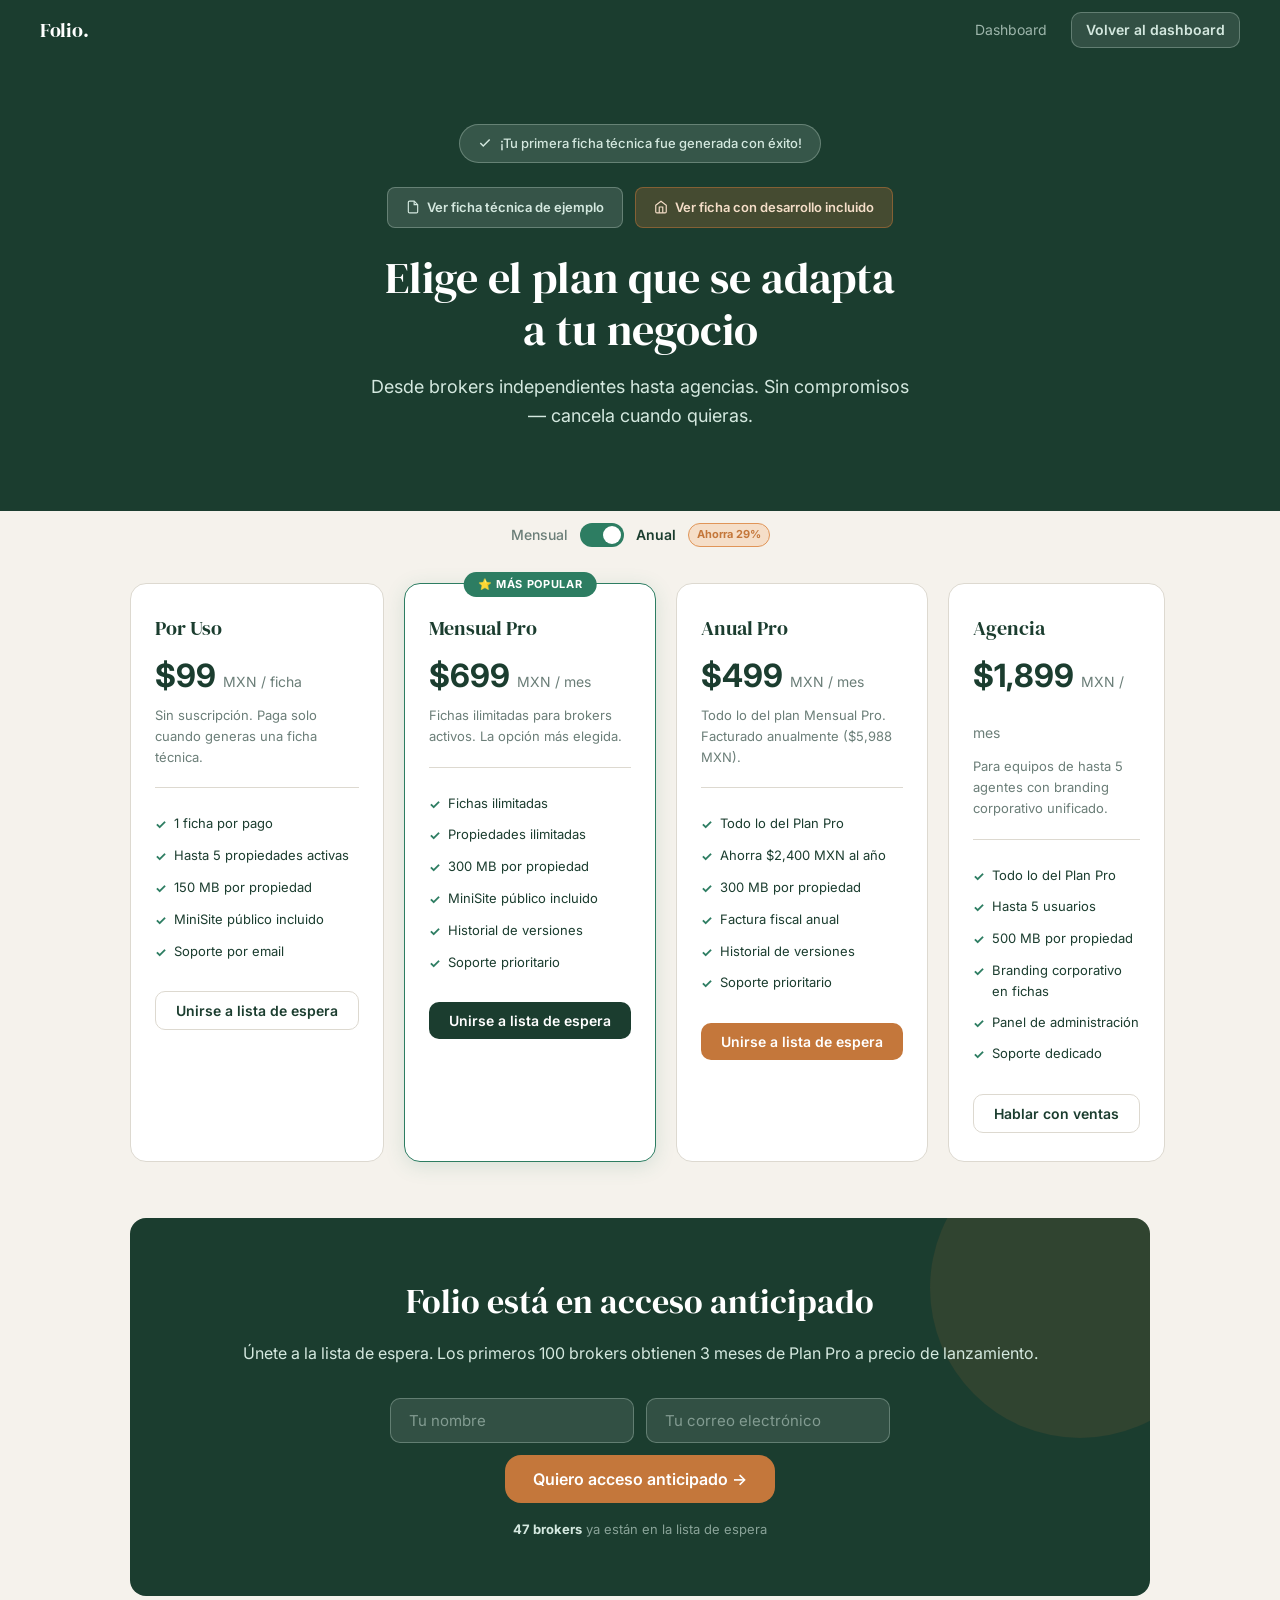
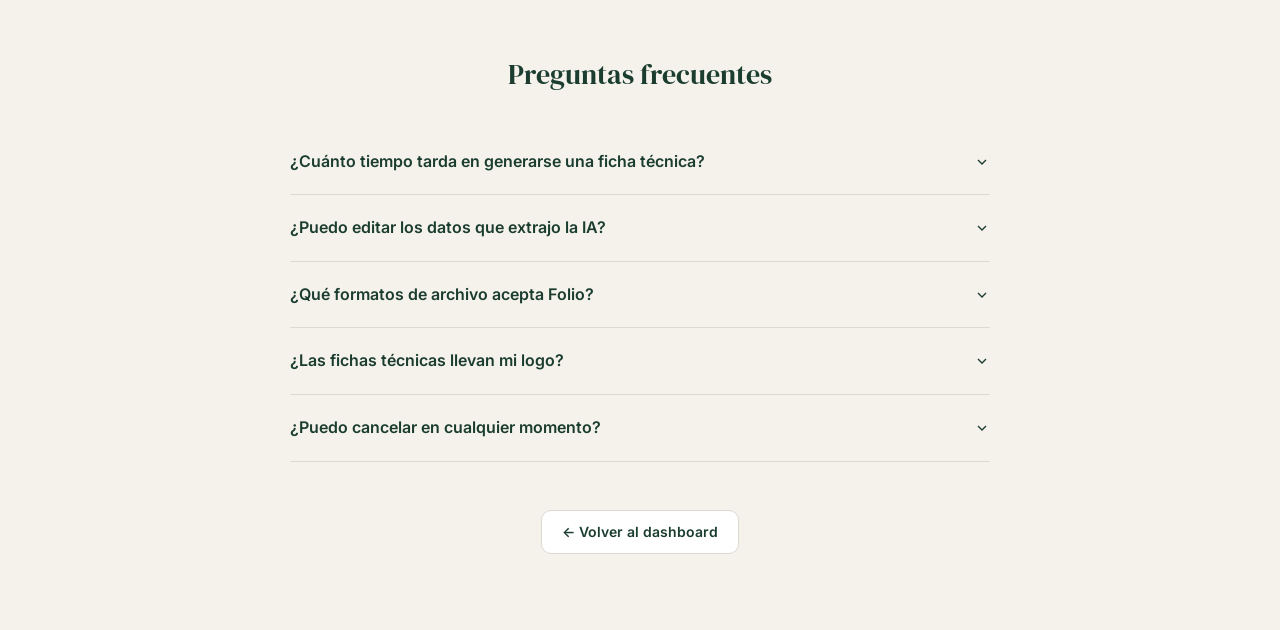
<file: folio-demo/planes.html>
<!DOCTYPE html>
<html lang="es">
<head>
  <meta charset="UTF-8">
  <meta name="viewport" content="width=device-width, initial-scale=1.0">
  <title>Planes — Folio</title>
  <link rel="stylesheet" href="assets/style.css">
  <style>
    .plans-page {
      background: var(--canvas);
      min-height: 100vh;
    }
    .plans-nav {
      background: var(--primary-deep);
      height: 60px;
      display: flex;
      align-items: center;
      padding: 0 40px;
      gap: 24px;
    }
    .plans-nav a {
      color: rgba(212,232,223,.7);
      text-decoration: none;
      font-size: 14px;
      transition: var(--transition);
    }
    .plans-nav a:hover { color: var(--white); }
    .plans-hero {
      background: var(--primary-deep);
      padding: 64px 40px 80px;
      text-align: center;
      position: relative;
      overflow: hidden;
    }
    .success-badge {
      display: inline-flex;
      align-items: center;
      gap: 8px;
      background: rgba(212,232,223,.15);
      border: 1px solid rgba(212,232,223,.3);
      color: var(--primary-tint);
      padding: 8px 18px;
      border-radius: 20px;
      font-size: 13px;
      font-weight: 500;
      margin-bottom: 24px;
    }
    .plans-title {
      font-family: 'DM Serif Display', serif;
      font-size: 44px;
      color: var(--white);
      margin-bottom: 16px;
      line-height: 1.2;
    }
    .plans-sub {
      font-size: 18px;
      color: var(--primary-tint);
      max-width: 560px;
      margin: 0 auto;
      line-height: 1.6;
    }
    .plans-container {
      max-width: 1100px;
      margin: -20px auto 0;
      padding: 0 40px 60px;
      position: relative;
      z-index: 1;
    }
    .billing-toggle {
      display: flex;
      align-items: center;
      justify-content: center;
      gap: 12px;
      margin: 32px 0 36px;
      font-size: 14px;
      font-weight: 500;
      color: var(--slate);
    }
    .toggle-switch {
      width: 44px;
      height: 24px;
      background: var(--primary-mid);
      border-radius: 12px;
      position: relative;
      cursor: pointer;
      transition: var(--transition);
    }
    .toggle-knob {
      width: 18px;
      height: 18px;
      background: white;
      border-radius: 50%;
      position: absolute;
      top: 3px;
      left: 3px;
      transition: var(--transition);
    }
    .toggle-switch.annual .toggle-knob { left: 23px; }
    .save-badge {
      background: var(--accent-tint);
      color: var(--accent-deep);
      border: 1px solid var(--accent-mid);
      font-size: 11px;
      font-weight: 700;
      padding: 2px 8px;
      border-radius: 20px;
    }

    .waitlist-section {
      background: var(--primary-deep);
      border-radius: var(--radius-lg);
      padding: 56px 48px;
      text-align: center;
      margin-top: 56px;
      position: relative;
      overflow: hidden;
    }
    .waitlist-section::before {
      content: '';
      position: absolute;
      top: -80px;
      right: -80px;
      width: 300px;
      height: 300px;
      border-radius: 50%;
      background: rgba(196,119,59,.12);
    }
    .waitlist-title {
      font-family: 'DM Serif Display', serif;
      font-size: 34px;
      color: var(--white);
      margin-bottom: 12px;
      position: relative;
      z-index: 1;
    }
    .waitlist-sub {
      font-size: 16px;
      color: var(--primary-tint);
      margin-bottom: 32px;
      position: relative;
      z-index: 1;
    }
    .waitlist-form {
      display: flex;
      gap: 12px;
      max-width: 500px;
      margin: 0 auto;
      position: relative;
      z-index: 1;
      flex-wrap: wrap;
      justify-content: center;
    }
    .waitlist-input {
      flex: 1;
      min-width: 200px;
      padding: 12px 18px;
      border-radius: var(--radius);
      border: 1.5px solid rgba(212,232,223,.3);
      background: rgba(255,255,255,.1);
      color: var(--white);
      font-family: 'Inter', sans-serif;
      font-size: 15px;
      outline: none;
      transition: var(--transition);
    }
    .waitlist-input::placeholder { color: rgba(212,232,223,.5); }
    .waitlist-input:focus { border-color: rgba(212,232,223,.7); background: rgba(255,255,255,.15); }
    .waitlist-success {
      display: none;
      background: var(--primary-mid);
      border-radius: var(--radius);
      padding: 16px 24px;
      color: var(--white);
      font-size: 16px;
      font-weight: 500;
      max-width: 500px;
      margin: 0 auto;
      position: relative;
      z-index: 1;
    }
    .waitlist-counter {
      font-size: 13px;
      color: rgba(212,232,223,.6);
      margin-top: 16px;
      position: relative;
      z-index: 1;
    }

    .faq-section { margin-top: 56px; max-width: 700px; margin-left: auto; margin-right: auto; }
    .faq-item {
      border-bottom: 1px solid var(--stone);
      padding: 20px 0;
    }
    .faq-q {
      font-size: 16px;
      font-weight: 600;
      color: var(--primary-deep);
      cursor: pointer;
      display: flex;
      justify-content: space-between;
      align-items: center;
      gap: 12px;
    }
    .faq-a {
      font-size: 14px;
      color: var(--slate);
      margin-top: 10px;
      line-height: 1.7;
      display: none;
    }
    .faq-a.open { display: block; }
  </style>
</head>
<body class="plans-page">

  <!-- Nav -->
  <nav class="plans-nav">
    <a href="dashboard.html" class="navbar-logo" style="font-family:'DM Serif Display',serif;font-size:20px;color:var(--white);text-decoration:none;">Folio.</a>
    <div style="flex:1;"></div>
    <a href="dashboard.html">Dashboard</a>
    <a href="dashboard.html" class="btn btn-secondary btn-sm" style="background:rgba(255,255,255,.1);border-color:rgba(212,232,223,.3);color:var(--primary-tint);">Volver al dashboard</a>
  </nav>

  <!-- Hero -->
  <div class="plans-hero">
    <div class="success-badge">
      <svg width="14" height="14" viewBox="0 0 24 24" fill="none" stroke="currentColor" stroke-width="2.5"><polyline points="20 6 9 17 4 12"/></svg>
      ¡Tu primera ficha técnica fue generada con éxito!
    </div>
    <div style="display:flex;align-items:center;justify-content:center;gap:12px;flex-wrap:wrap;margin-bottom:24px;">
      <a href="sample-ficha.html" target="_blank" style="display:inline-flex;align-items:center;gap:7px;background:rgba(255,255,255,.12);border:1px solid rgba(212,232,223,.3);color:var(--primary-tint);padding:9px 18px;border-radius:8px;font-family:'Inter',sans-serif;font-size:13px;font-weight:600;text-decoration:none;transition:180ms;" onmouseover="this.style.background='rgba(255,255,255,.2)'" onmouseout="this.style.background='rgba(255,255,255,.12)'">
        <svg width="14" height="14" viewBox="0 0 24 24" fill="none" stroke="currentColor" stroke-width="2"><path d="M14 2H6a2 2 0 00-2 2v16a2 2 0 002 2h12a2 2 0 002-2V8z"/><polyline points="14 2 14 8 20 8"/></svg>
        Ver ficha técnica de ejemplo
      </a>
      <a href="sample-ficha-desarrollo.html" target="_blank" style="display:inline-flex;align-items:center;gap:7px;background:rgba(196,119,59,.25);border:1px solid rgba(196,119,59,.5);color:#F5DEC8;padding:9px 18px;border-radius:8px;font-family:'Inter',sans-serif;font-size:13px;font-weight:600;text-decoration:none;transition:180ms;" onmouseover="this.style.background='rgba(196,119,59,.4)'" onmouseout="this.style.background='rgba(196,119,59,.25)'">
        <svg width="14" height="14" viewBox="0 0 24 24" fill="none" stroke="currentColor" stroke-width="2"><path d="M3 9l9-7 9 7v11a2 2 0 01-2 2H5a2 2 0 01-2-2z"/><polyline points="9 22 9 12 15 12 15 22"/></svg>
        Ver ficha con desarrollo incluido
      </a>
    </div>
    <div class="plans-title">Elige el plan que se adapta<br>a tu negocio</div>
    <p class="plans-sub">Desde brokers independientes hasta agencias. Sin compromisos — cancela cuando quieras.</p>
  </div>

  <!-- Plans container -->
  <div class="plans-container">

    <!-- Billing toggle -->
    <div class="billing-toggle">
      <span>Mensual</span>
      <div class="toggle-switch annual" id="toggle" onclick="toggleBilling()"><div class="toggle-knob"></div></div>
      <span style="color:var(--primary-deep);font-weight:600;">Anual</span>
      <span class="save-badge">Ahorra 29%</span>
    </div>

    <!-- Plan grid -->
    <div class="grid-4">

      <!-- Por Uso -->
      <div class="plan-card">
        <div class="plan-name">Por Uso</div>
        <div class="plan-price" id="price-peruse">$99 <span>MXN / ficha</span></div>
        <div class="plan-desc">Sin suscripción. Paga solo cuando generas una ficha técnica.</div>
        <ul class="plan-features">
          <li>1 ficha por pago</li>
          <li>Hasta 5 propiedades activas</li>
          <li>150 MB por propiedad</li>
          <li>MiniSite público incluido</li>
          <li>Soporte por email</li>
        </ul>
        <button class="btn btn-secondary" style="width:100%;justify-content:center;" onclick="joinWaitlist()">Unirse a lista de espera</button>
      </div>

      <!-- Mensual Pro -->
      <div class="plan-card featured">
        <div class="plan-popular">⭐ Más popular</div>
        <div class="plan-name">Mensual Pro</div>
        <div class="plan-price" id="price-monthly">$699 <span>MXN / mes</span></div>
        <div class="plan-desc">Fichas ilimitadas para brokers activos. La opción más elegida.</div>
        <ul class="plan-features">
          <li>Fichas ilimitadas</li>
          <li>Propiedades ilimitadas</li>
          <li>300 MB por propiedad</li>
          <li>MiniSite público incluido</li>
          <li>Historial de versiones</li>
          <li>Soporte prioritario</li>
        </ul>
        <button class="btn btn-primary" style="width:100%;justify-content:center;" onclick="joinWaitlist()">Unirse a lista de espera</button>
      </div>

      <!-- Anual Pro -->
      <div class="plan-card">
        <div class="plan-name">Anual Pro</div>
        <div class="plan-price" id="price-annual">$499 <span>MXN / mes</span></div>
        <div class="plan-desc" id="desc-annual">Todo lo del plan Mensual Pro. Facturado anualmente ($5,988 MXN).</div>
        <ul class="plan-features">
          <li>Todo lo del Plan Pro</li>
          <li>Ahorra $2,400 MXN al año</li>
          <li>300 MB por propiedad</li>
          <li>Factura fiscal anual</li>
          <li>Historial de versiones</li>
          <li>Soporte prioritario</li>
        </ul>
        <button class="btn btn-accent" style="width:100%;justify-content:center;" onclick="joinWaitlist()">
          Unirse a lista de espera
        </button>
      </div>

      <!-- Agencia -->
      <div class="plan-card">
        <div class="plan-name">Agencia</div>
        <div class="plan-price" id="price-agency">$1,899 <span>MXN / mes</span></div>
        <div class="plan-desc">Para equipos de hasta 5 agentes con branding corporativo unificado.</div>
        <ul class="plan-features">
          <li>Todo lo del Plan Pro</li>
          <li>Hasta 5 usuarios</li>
          <li>500 MB por propiedad</li>
          <li>Branding corporativo en fichas</li>
          <li>Panel de administración</li>
          <li>Soporte dedicado</li>
        </ul>
        <button class="btn btn-secondary" style="width:100%;justify-content:center;" onclick="joinWaitlist()">Hablar con ventas</button>
      </div>

    </div>

    <!-- Waitlist section -->
    <div class="waitlist-section">
      <div class="waitlist-title">Folio está en acceso anticipado</div>
      <p class="waitlist-sub">Únete a la lista de espera. Los primeros 100 brokers obtienen 3 meses de Plan Pro a precio de lanzamiento.</p>

      <div id="waitlistFormContainer">
        <div class="waitlist-form">
          <input class="waitlist-input" type="text" placeholder="Tu nombre" id="wlName">
          <input class="waitlist-input" type="email" placeholder="Tu correo electrónico" id="wlEmail">
          <button class="btn btn-accent btn-lg" onclick="submitWaitlist()" style="white-space:nowrap;">
            Quiero acceso anticipado →
          </button>
        </div>
        <div class="waitlist-counter">
          <strong style="color:var(--primary-tint);">47 brokers</strong> ya están en la lista de espera
        </div>
      </div>

      <div class="waitlist-success" id="waitlistSuccess">
        <div style="font-size:28px;margin-bottom:8px;">🎉</div>
        <div style="font-size:18px;font-weight:700;margin-bottom:6px;">¡Ya estás en la lista!</div>
        <div style="font-size:14px;opacity:.9;margin-bottom:20px;">Te avisamos en cuanto abra el acceso. Revisa tu email: <span id="wlEmailConfirm"></span></div>
        <a href="sample-ficha.html" target="_blank" style="display:inline-flex;align-items:center;gap:8px;background:var(--primary-mid);color:white;padding:12px 24px;border-radius:10px;font-family:'Inter',sans-serif;font-size:15px;font-weight:600;text-decoration:none;">
          <svg width="16" height="16" viewBox="0 0 24 24" fill="none" stroke="currentColor" stroke-width="2"><path d="M14 2H6a2 2 0 00-2 2v16a2 2 0 002 2h12a2 2 0 002-2V8z"/><polyline points="14 2 14 8 20 8"/></svg>
          Ver ficha técnica de ejemplo
        </a>
      </div>
    </div>

    <!-- FAQ -->
    <div class="faq-section">
      <div style="text-align:center;margin-bottom:32px;">
        <div style="font-family:'DM Serif Display',serif;font-size:28px;color:var(--primary-deep);">Preguntas frecuentes</div>
      </div>

      <div class="faq-item">
        <div class="faq-q" onclick="toggleFaq(this)">
          ¿Cuánto tiempo tarda en generarse una ficha técnica?
          <svg width="16" height="16" viewBox="0 0 24 24" fill="none" stroke="currentColor" stroke-width="2"><polyline points="6 9 12 15 18 9"/></svg>
        </div>
        <div class="faq-a">Menos de 60 segundos en condiciones normales. El tiempo depende del número de imágenes y documentos de la propiedad. Folio procesa todo de forma asíncrona — puedes seguir trabajando mientras se genera.</div>
      </div>

      <div class="faq-item">
        <div class="faq-q" onclick="toggleFaq(this)">
          ¿Puedo editar los datos que extrajo la IA?
          <svg width="16" height="16" viewBox="0 0 24 24" fill="none" stroke="currentColor" stroke-width="2"><polyline points="6 9 12 15 18 9"/></svg>
        </div>
        <div class="faq-a">Sí. Antes de generar la ficha, Folio te muestra todos los datos extraídos y te pide confirmación. Puedes editar cualquier campo. La IA propone, tú confirmas.</div>
      </div>

      <div class="faq-item">
        <div class="faq-q" onclick="toggleFaq(this)">
          ¿Qué formatos de archivo acepta Folio?
          <svg width="16" height="16" viewBox="0 0 24 24" fill="none" stroke="currentColor" stroke-width="2"><polyline points="6 9 12 15 18 9"/></svg>
        </div>
        <div class="faq-a">Imágenes: JPG, PNG, WEBP (hasta 10 MB cada una). Documentos: PDF de hasta 10 páginas y 25 MB. También puedes ingresar links de portales como Inmuebles24, Lamudi o Propiedades.com — Folio extrae el contenido directamente.</div>
      </div>

      <div class="faq-item">
        <div class="faq-q" onclick="toggleFaq(this)">
          ¿Las fichas técnicas llevan mi logo?
          <svg width="16" height="16" viewBox="0 0 24 24" fill="none" stroke="currentColor" stroke-width="2"><polyline points="6 9 12 15 18 9"/></svg>
        </div>
        <div class="faq-a">Sí. Puedes subir tu logo y color de marca en la sección de configuración. Todas las fichas generadas incluirán tu identidad visual. El Plan Agencia permite logo corporativo unificado para todos los agentes del equipo.</div>
      </div>

      <div class="faq-item">
        <div class="faq-q" onclick="toggleFaq(this)">
          ¿Puedo cancelar en cualquier momento?
          <svg width="16" height="16" viewBox="0 0 24 24" fill="none" stroke="currentColor" stroke-width="2"><polyline points="6 9 12 15 18 9"/></svg>
        </div>
        <div class="faq-a">Absolutamente. Sin compromisos ni penalizaciones. Si cancelas, conservas acceso hasta el final del período pagado. Tus propiedades y fichas generadas se conservan por 90 días.</div>
      </div>
    </div>

    <div style="text-align:center;padding:48px 0 16px;">
      <a href="dashboard.html" class="btn btn-secondary">← Volver al dashboard</a>
    </div>

  </div>

  <script>
    let isAnnual = true;

    function toggleBilling() {
      isAnnual = !isAnnual;
      const toggle = document.getElementById('toggle');
      toggle.classList.toggle('annual', isAnnual);

      if (isAnnual) {
        document.getElementById('price-monthly').innerHTML = '$499 <span>MXN / mes</span>';
        document.getElementById('price-annual').innerHTML = '$499 <span>MXN / mes</span>';
        document.getElementById('desc-annual').textContent = 'Todo lo del plan Pro. Facturado anualmente ($5,988 MXN).';
        document.getElementById('price-agency').innerHTML = '$1,899 <span>MXN / mes</span>';
        document.getElementById('price-peruse').innerHTML = '$99 <span>MXN / ficha</span>';
      } else {
        document.getElementById('price-monthly').innerHTML = '$699 <span>MXN / mes</span>';
        document.getElementById('price-annual').innerHTML = '$699 <span>MXN / mes</span>';
        document.getElementById('price-agency').innerHTML = '$1,899 <span>MXN / mes</span>';
      }
    }

    function joinWaitlist() {
      document.querySelector('.waitlist-section').scrollIntoView({ behavior: 'smooth' });
      setTimeout(() => document.getElementById('wlEmail').focus(), 600);
    }

    function submitWaitlist() {
      const name = document.getElementById('wlName').value.trim();
      const email = document.getElementById('wlEmail').value.trim();

      if (!email || !email.includes('@')) {
        document.getElementById('wlEmail').focus();
        document.getElementById('wlEmail').style.borderColor = 'var(--accent-deep)';
        return;
      }

      document.getElementById('wlEmailConfirm').textContent = email;
      document.getElementById('waitlistFormContainer').style.display = 'none';
      document.getElementById('waitlistSuccess').style.display = 'block';
    }

    function toggleFaq(el) {
      const answer = el.nextElementSibling;
      const isOpen = answer.classList.contains('open');
      document.querySelectorAll('.faq-a').forEach(a => a.classList.remove('open'));
      if (!isOpen) answer.classList.add('open');
    }
  </script>

</body>
</html>
</file>
<file: assets/style.css>
@import url('https://fonts.googleapis.com/css2?family=DM+Serif+Display:ital@0;1&family=Inter:wght@400;500;600;700&family=JetBrains+Mono:wght@400&display=swap');

:root {
  --primary-deep:  #1B3D2F;
  --primary-mid:   #2D7D62;
  --primary-light: #4A9E82;
  --primary-tint:  #D4E8DF;
  --accent-deep:   #C4773B;
  --accent-mid:    #E09558;
  --accent-tint:   #F5DEC8;
  --canvas:        #F5F2EC;
  --white:         #FFFFFF;
  --stone:         #DDD9D0;
  --slate:         #6B7E78;

  --radius-sm: 6px;
  --radius:    10px;
  --radius-lg: 16px;
  --shadow-sm: 0 1px 3px rgba(27,61,47,.06), 0 1px 8px rgba(27,61,47,.04);
  --shadow:    0 2px 8px rgba(27,61,47,.08), 0 8px 24px rgba(27,61,47,.06);
  --shadow-lg: 0 8px 32px rgba(27,61,47,.14);
  --transition: 180ms ease;
}

*, *::before, *::after { box-sizing: border-box; margin: 0; padding: 0; }

body {
  font-family: 'Inter', -apple-system, BlinkMacSystemFont, 'Segoe UI', sans-serif;
  background: var(--canvas);
  color: var(--primary-deep);
  font-size: 15px;
  line-height: 1.6;
  -webkit-font-smoothing: antialiased;
}

/* ─── TYPOGRAPHY ─────────────────────────────────────────── */
.display { font-family: 'DM Serif Display', Georgia, serif; }
.mono { font-family: 'JetBrains Mono', 'Courier New', monospace; font-size: .85em; }
h1, h2, h3 { line-height: 1.25; }

/* ─── NAVBAR ─────────────────────────────────────────────── */
.navbar {
  background: var(--primary-deep);
  height: 60px;
  display: flex;
  align-items: center;
  padding: 0 24px;
  gap: 16px;
  position: sticky;
  top: 0;
  z-index: 100;
  box-shadow: 0 2px 8px rgba(0,0,0,.15);
}
.navbar-logo {
  font-family: 'DM Serif Display', serif;
  font-size: 22px;
  color: var(--white);
  text-decoration: none;
  letter-spacing: -.3px;
}
.navbar-logo span { color: var(--primary-tint); }
.navbar-spacer { flex: 1; }
.navbar-user {
  display: flex;
  align-items: center;
  gap: 10px;
  color: var(--primary-tint);
  font-size: 14px;
}
.navbar-avatar {
  width: 32px;
  height: 32px;
  border-radius: 50%;
  background: var(--primary-mid);
  color: var(--white);
  display: flex;
  align-items: center;
  justify-content: center;
  font-size: 13px;
  font-weight: 600;
  flex-shrink: 0;
}
.plan-badge {
  background: var(--accent-deep);
  color: var(--white);
  font-size: 11px;
  font-weight: 600;
  padding: 2px 8px;
  border-radius: 20px;
  letter-spacing: .3px;
  text-transform: uppercase;
}
.btn-logout {
  background: none;
  border: 1px solid rgba(212,232,223,.3);
  color: var(--primary-tint);
  border-radius: var(--radius-sm);
  padding: 5px 12px;
  font-size: 13px;
  cursor: pointer;
  transition: var(--transition);
  font-family: inherit;
}
.btn-logout:hover { background: rgba(212,232,223,.1); }

/* ─── LAYOUT ─────────────────────────────────────────────── */
.app-layout {
  display: flex;
  min-height: calc(100vh - 60px);
}
.sidebar {
  width: 220px;
  background: var(--white);
  border-right: 1px solid var(--stone);
  padding: 24px 0;
  flex-shrink: 0;
}
.sidebar-section {
  padding: 4px 12px;
  margin-bottom: 4px;
}
.sidebar-label {
  font-size: 11px;
  font-weight: 600;
  letter-spacing: .06em;
  text-transform: uppercase;
  color: var(--slate);
  padding: 8px 12px 6px;
}
.sidebar-item {
  display: flex;
  align-items: center;
  gap: 10px;
  padding: 9px 12px;
  border-radius: var(--radius-sm);
  color: var(--slate);
  text-decoration: none;
  font-size: 14px;
  font-weight: 500;
  transition: var(--transition);
  cursor: pointer;
}
.sidebar-item:hover { background: var(--canvas); color: var(--primary-deep); }
.sidebar-item.active { background: var(--primary-tint); color: var(--primary-deep); }
.sidebar-item svg { flex-shrink: 0; }
.main-content {
  flex: 1;
  padding: 32px 40px;
  min-width: 0;
}

/* ─── BUTTONS ─────────────────────────────────────────────── */
.btn {
  display: inline-flex;
  align-items: center;
  gap: 8px;
  padding: 10px 20px;
  border-radius: var(--radius);
  font-family: 'Inter', sans-serif;
  font-size: 14px;
  font-weight: 600;
  cursor: pointer;
  border: none;
  text-decoration: none;
  transition: var(--transition);
  white-space: nowrap;
}
.btn-primary {
  background: var(--primary-deep);
  color: var(--white);
}
.btn-primary:hover { background: var(--primary-mid); }
.btn-secondary {
  background: var(--white);
  color: var(--primary-deep);
  border: 1.5px solid var(--stone);
}
.btn-secondary:hover { border-color: var(--primary-mid); color: var(--primary-mid); }
.btn-accent {
  background: var(--accent-deep);
  color: var(--white);
}
.btn-accent:hover { background: var(--accent-mid); }
.btn-lg { padding: 14px 28px; font-size: 16px; border-radius: var(--radius-lg); }
.btn-sm { padding: 6px 14px; font-size: 13px; }
.btn:disabled { opacity: .45; cursor: not-allowed; }

/* ─── CARDS ──────────────────────────────────────────────── */
.card {
  background: var(--white);
  border-radius: var(--radius-lg);
  border: 1px solid var(--stone);
  box-shadow: var(--shadow-sm);
  overflow: hidden;
}
.card-body { padding: 20px 24px; }

/* ─── PROPERTY CARD ─────────────────────────────────────── */
.property-card {
  background: var(--white);
  border-radius: var(--radius-lg);
  border: 1px solid var(--stone);
  box-shadow: var(--shadow-sm);
  overflow: hidden;
  transition: var(--transition);
  cursor: pointer;
}
.property-card:hover { box-shadow: var(--shadow); transform: translateY(-2px); }
.property-card-img {
  width: 100%;
  height: 180px;
  object-fit: cover;
  display: block;
  background: var(--stone);
}
.property-card-body { padding: 18px 20px; }
.property-card-type {
  font-size: 11px;
  font-weight: 600;
  text-transform: uppercase;
  letter-spacing: .06em;
  color: var(--primary-mid);
  margin-bottom: 4px;
}
.property-card-title {
  font-size: 17px;
  font-weight: 700;
  color: var(--primary-deep);
  margin-bottom: 4px;
  line-height: 1.3;
}
.property-card-address {
  font-size: 13px;
  color: var(--slate);
  margin-bottom: 12px;
}
.property-card-price {
  font-size: 18px;
  font-weight: 700;
  color: var(--primary-deep);
  margin-bottom: 12px;
}
.property-card-price span {
  font-size: 13px;
  font-weight: 400;
  color: var(--slate);
}
.property-specs {
  display: flex;
  gap: 12px;
  margin-bottom: 16px;
  flex-wrap: wrap;
}
.spec-item {
  display: flex;
  align-items: center;
  gap: 4px;
  font-size: 13px;
  color: var(--slate);
}
.spec-item strong { color: var(--primary-deep); font-weight: 600; }
.property-card-footer {
  display: flex;
  align-items: center;
  justify-content: space-between;
  padding-top: 12px;
  border-top: 1px solid var(--stone);
}
.status-badge {
  font-size: 11px;
  font-weight: 600;
  text-transform: uppercase;
  letter-spacing: .05em;
  padding: 3px 10px;
  border-radius: 20px;
}
.status-active { background: var(--primary-tint); color: var(--primary-deep); }
.status-sold { background: var(--accent-tint); color: var(--accent-deep); }

/* ─── GRID ───────────────────────────────────────────────── */
.grid-3 {
  display: grid;
  grid-template-columns: repeat(3, 1fr);
  gap: 24px;
}
@media (max-width: 1100px) { .grid-3 { grid-template-columns: repeat(2, 1fr); } }
@media (max-width: 700px) { .grid-3 { grid-template-columns: 1fr; } }

.grid-4 {
  display: grid;
  grid-template-columns: repeat(4, 1fr);
  gap: 20px;
}
@media (max-width: 1200px) { .grid-4 { grid-template-columns: repeat(2, 1fr); } }
@media (max-width: 600px) { .grid-4 { grid-template-columns: 1fr; } }

/* ─── FORMS ──────────────────────────────────────────────── */
.form-group { margin-bottom: 18px; }
.form-label {
  display: block;
  font-size: 13px;
  font-weight: 600;
  color: var(--primary-deep);
  margin-bottom: 6px;
}
.form-label span { color: var(--slate); font-weight: 400; }
.form-input, .form-select, .form-textarea {
  width: 100%;
  padding: 10px 14px;
  border: 1.5px solid var(--stone);
  border-radius: var(--radius);
  font-family: 'Inter', sans-serif;
  font-size: 14px;
  color: var(--primary-deep);
  background: var(--white);
  transition: var(--transition);
  outline: none;
}
.form-input:focus, .form-select:focus, .form-textarea:focus {
  border-color: var(--primary-mid);
  box-shadow: 0 0 0 3px rgba(45,125,98,.12);
}
.form-input::placeholder, .form-textarea::placeholder { color: var(--slate); opacity: .7; }
.form-textarea { resize: vertical; min-height: 100px; }
.form-row { display: grid; grid-template-columns: 1fr 1fr; gap: 16px; }
.form-hint { font-size: 12px; color: var(--slate); margin-top: 5px; }
.form-section-title {
  font-size: 13px;
  font-weight: 700;
  text-transform: uppercase;
  letter-spacing: .06em;
  color: var(--slate);
  margin: 24px 0 14px;
  padding-bottom: 8px;
  border-bottom: 1px solid var(--stone);
}

/* ─── STEP PROGRESS ─────────────────────────────────────── */
.step-progress {
  display: flex;
  align-items: center;
  gap: 0;
  margin-bottom: 36px;
}
.step-item {
  display: flex;
  align-items: center;
  gap: 10px;
  font-size: 14px;
  font-weight: 500;
  color: var(--slate);
}
.step-item.active { color: var(--primary-deep); }
.step-item.done { color: var(--primary-mid); }
.step-num {
  width: 28px;
  height: 28px;
  border-radius: 50%;
  border: 2px solid var(--stone);
  display: flex;
  align-items: center;
  justify-content: center;
  font-size: 13px;
  font-weight: 700;
  flex-shrink: 0;
  background: var(--white);
}
.step-item.active .step-num { border-color: var(--primary-deep); background: var(--primary-deep); color: var(--white); }
.step-item.done .step-num { border-color: var(--primary-mid); background: var(--primary-mid); color: var(--white); }
.step-connector {
  flex: 1;
  height: 2px;
  background: var(--stone);
  margin: 0 8px;
  max-width: 80px;
}

/* ─── DROPZONE ───────────────────────────────────────────── */
.dropzone {
  border: 2px dashed var(--stone);
  border-radius: var(--radius-lg);
  padding: 48px 24px;
  text-align: center;
  cursor: pointer;
  transition: var(--transition);
  background: var(--white);
}
.dropzone:hover, .dropzone.drag-over {
  border-color: var(--primary-mid);
  background: var(--primary-tint);
}
.dropzone-icon {
  width: 48px;
  height: 48px;
  background: var(--primary-tint);
  border-radius: var(--radius);
  display: flex;
  align-items: center;
  justify-content: center;
  margin: 0 auto 16px;
}
.dropzone-title {
  font-size: 16px;
  font-weight: 600;
  color: var(--primary-deep);
  margin-bottom: 6px;
}
.dropzone-subtitle { font-size: 13px; color: var(--slate); margin-bottom: 20px; }
.dropzone-accepted {
  display: none;
  background: var(--primary-tint);
  border-color: var(--primary-mid);
}
.file-chip {
  display: inline-flex;
  align-items: center;
  gap: 8px;
  background: var(--white);
  border: 1px solid var(--primary-light);
  color: var(--primary-deep);
  padding: 6px 12px;
  border-radius: 20px;
  font-size: 13px;
  margin: 4px;
}
.file-chip .remove { cursor: pointer; color: var(--slate); font-size: 16px; line-height: 1; }

/* ─── PROCESSING / LOADING ──────────────────────────────── */
.processing-overlay {
  display: none;
  position: fixed;
  inset: 0;
  background: rgba(27,61,47,.5);
  backdrop-filter: blur(4px);
  z-index: 1000;
  align-items: center;
  justify-content: center;
}
.processing-overlay.active { display: flex; }
.processing-card {
  background: var(--white);
  border-radius: var(--radius-lg);
  padding: 40px 48px;
  text-align: center;
  max-width: 380px;
  width: 90%;
  box-shadow: var(--shadow-lg);
}
.spinner {
  width: 52px;
  height: 52px;
  border: 3px solid var(--primary-tint);
  border-top-color: var(--primary-mid);
  border-radius: 50%;
  animation: spin 900ms linear infinite;
  margin: 0 auto 20px;
}
@keyframes spin { to { transform: rotate(360deg); } }
.processing-title {
  font-family: 'DM Serif Display', serif;
  font-size: 20px;
  color: var(--primary-deep);
  margin-bottom: 8px;
}
.processing-sub { font-size: 14px; color: var(--slate); }
.progress-bar-outer {
  width: 100%;
  height: 6px;
  background: var(--stone);
  border-radius: 3px;
  margin-top: 20px;
  overflow: hidden;
}
.progress-bar-inner {
  height: 100%;
  background: var(--primary-mid);
  border-radius: 3px;
  width: 0%;
  transition: width 100ms linear;
}

/* ─── PLAN CARDS ────────────────────────────────────────── */
.plan-card {
  background: var(--white);
  border: 1.5px solid var(--stone);
  border-radius: var(--radius-lg);
  padding: 28px 24px;
  position: relative;
  transition: var(--transition);
}
.plan-card:hover { border-color: var(--primary-light); box-shadow: var(--shadow); }
.plan-card.featured {
  border-color: var(--primary-mid);
  box-shadow: 0 4px 20px rgba(45,125,98,.15);
}
.plan-popular {
  position: absolute;
  top: -12px;
  left: 50%;
  transform: translateX(-50%);
  background: var(--primary-mid);
  color: var(--white);
  font-size: 11px;
  font-weight: 700;
  text-transform: uppercase;
  letter-spacing: .06em;
  padding: 4px 14px;
  border-radius: 20px;
  white-space: nowrap;
}
.plan-name {
  font-family: 'DM Serif Display', serif;
  font-size: 20px;
  margin-bottom: 6px;
  color: var(--primary-deep);
}
.plan-price {
  font-size: 32px;
  font-weight: 700;
  color: var(--primary-deep);
  margin-bottom: 4px;
}
.plan-price span { font-size: 14px; font-weight: 400; color: var(--slate); }
.plan-desc { font-size: 13px; color: var(--slate); margin-bottom: 20px; padding-bottom: 20px; border-bottom: 1px solid var(--stone); }
.plan-features { list-style: none; margin-bottom: 24px; }
.plan-features li {
  display: flex;
  align-items: flex-start;
  gap: 8px;
  font-size: 13px;
  color: var(--primary-deep);
  padding: 5px 0;
}
.plan-features li::before {
  content: '✓';
  color: var(--primary-mid);
  font-weight: 700;
  flex-shrink: 0;
  margin-top: 1px;
}

/* ─── ALERTS / BANNERS ──────────────────────────────────── */
.alert {
  display: flex;
  gap: 12px;
  padding: 14px 18px;
  border-radius: var(--radius);
  font-size: 14px;
  margin-bottom: 20px;
}
.alert-info { background: var(--primary-tint); color: var(--primary-deep); border: 1px solid var(--primary-light); }
.alert-warning { background: var(--accent-tint); color: var(--accent-deep); border: 1px solid var(--accent-mid); }

/* ─── SECTION HEADER ────────────────────────────────────── */
.section-header {
  display: flex;
  align-items: center;
  justify-content: space-between;
  margin-bottom: 24px;
  flex-wrap: wrap;
  gap: 12px;
}
.section-title { font-size: 24px; font-weight: 700; color: var(--primary-deep); }
.section-subtitle { font-size: 14px; color: var(--slate); margin-top: 3px; }

/* ─── DATA TABLE ─────────────────────────────────────────── */
.data-table { width: 100%; border-collapse: collapse; }
.data-table th {
  text-align: left;
  font-size: 11px;
  font-weight: 700;
  text-transform: uppercase;
  letter-spacing: .06em;
  color: var(--slate);
  padding: 10px 16px;
  border-bottom: 2px solid var(--stone);
}
.data-table td {
  padding: 14px 16px;
  border-bottom: 1px solid var(--stone);
  font-size: 14px;
  color: var(--primary-deep);
}
.data-table tr:last-child td { border-bottom: none; }
.data-table tr:hover td { background: var(--canvas); }

/* ─── DIVIDER ────────────────────────────────────────────── */
.divider { height: 1px; background: var(--stone); margin: 24px 0; }

/* ─── EMPTY STATE ───────────────────────────────────────── */
.empty-state {
  text-align: center;
  padding: 64px 32px;
}
.empty-state-icon {
  width: 72px;
  height: 72px;
  background: var(--primary-tint);
  border-radius: 50%;
  display: flex;
  align-items: center;
  justify-content: center;
  margin: 0 auto 20px;
}

/* ─── UTILITIES ──────────────────────────────────────────── */
.text-slate { color: var(--slate); }
.text-sm { font-size: 13px; }
.text-xs { font-size: 11px; }
.fw-600 { font-weight: 600; }
.mt-8  { margin-top: 8px; }
.mt-16 { margin-top: 16px; }
.mt-24 { margin-top: 24px; }
.mt-32 { margin-top: 32px; }
.mb-8  { margin-bottom: 8px; }
.mb-16 { margin-bottom: 16px; }
.mb-24 { margin-bottom: 24px; }
.d-flex { display: flex; }
.align-center { align-items: center; }
.gap-8  { gap: 8px; }
.gap-12 { gap: 12px; }
.gap-16 { gap: 16px; }

/* ─── PAGE WRAPPER (for non-dashboard pages) ────────────── */
.page-center {
  min-height: 100vh;
  display: flex;
  align-items: center;
  justify-content: center;
  padding: 24px;
}

/* ═══════════════════════════════════════════════════════════
   MOBILE — RESPONSIVE STYLES (< 768px)
═══════════════════════════════════════════════════════════ */

/* ─── Hamburger button (hidden on desktop) ─────────────── */
.hamburger-btn {
  display: none;
  background: none;
  border: none;
  cursor: pointer;
  padding: 6px;
  color: var(--primary-tint);
  flex-shrink: 0;
}

/* ─── Sidebar overlay backdrop ─────────────────────────── */
.sidebar-backdrop {
  display: none;
  position: fixed;
  inset: 0;
  background: rgba(0,0,0,.4);
  z-index: 199;
}
.sidebar-backdrop.open { display: block; }

/* ─── Layout classes for inline grids (used in HTML) ───── */
.two-col-grid {
  display: grid;
  grid-template-columns: 1fr 360px;
  gap: 24px;
  align-items: start;
}
.form-grid-2 {
  display: grid;
  grid-template-columns: 1fr 1fr;
  gap: 16px;
}
.form-grid-4 {
  display: grid;
  grid-template-columns: repeat(4, 1fr);
  gap: 16px;
}
.stats-bar-grid {
  display: flex;
  gap: 16px;
  margin-bottom: 32px;
  flex-wrap: wrap;
}
.stats-bar-grid .stat-card { flex: 1; min-width: 140px; }

@media (max-width: 768px) {

  /* ── Navbar ── */
  .navbar { padding: 0 16px; gap: 10px; }
  .navbar-logo { font-size: 19px; }
  .hamburger-btn { display: flex; }
  /* Hide username text, keep avatar + plan badge + logout */
  .navbar-user > span:not(.plan-badge) { display: none; }
  .navbar-user { gap: 8px; }
  .btn-logout { padding: 5px 10px; font-size: 12px; }
  .plan-badge { font-size: 10px; padding: 2px 7px; }

  /* ── Sidebar: hidden by default, slides in as drawer ── */
  .sidebar {
    position: fixed;
    left: -260px;
    top: 60px;
    height: calc(100vh - 60px);
    width: 240px;
    z-index: 200;
    transition: left 220ms ease;
    box-shadow: var(--shadow-lg);
    overflow-y: auto;
  }
  .sidebar.open { left: 0; }

  /* ── App layout: full width without sidebar space ── */
  .app-layout { display: block; }
  .main-content { padding: 20px 16px; }

  /* ── Section header ── */
  .section-header { flex-direction: column; align-items: flex-start; gap: 10px; }
  .section-title { font-size: 20px; }

  /* ── Stats bar: 2×2 grid ── */
  .stats-bar-grid {
    display: grid;
    grid-template-columns: 1fr 1fr;
    gap: 10px;
    margin-bottom: 20px;
  }
  .stats-bar-grid .stat-card { min-width: unset; }

  /* ── Buttons: allow wrapping ── */
  .btn-lg { padding: 12px 20px; font-size: 15px; }

  /* ── Card body padding ── */
  .card-body { padding: 16px; }

  /* ── Step progress: smaller text ── */
  .step-progress { gap: 0; margin-bottom: 24px; }
  .step-item { gap: 5px; font-size: 12px; }
  .step-connector { max-width: 32px; }
  .step-num { width: 24px; height: 24px; font-size: 11px; }

  /* ── Form rows collapse to 1 column ── */
  .form-row { grid-template-columns: 1fr; }
  .form-grid-2 { grid-template-columns: 1fr; }
  .form-grid-4 { grid-template-columns: 1fr 1fr; }

  /* ── Two-col layout (generar-ficha) → stacked ── */
  .two-col-grid { grid-template-columns: 1fr; }

  /* ── Dropzone ── */
  .dropzone { padding: 32px 16px; }

  /* ── Processing overlay card ── */
  .processing-card { padding: 28px 20px; }

  /* ── Property card specs ── */
  .property-specs { gap: 8px; }

  /* ── Alert ── */
  .alert { padding: 12px 14px; font-size: 13px; }
}

/* Extra small (< 420px) */
@media (max-width: 420px) {
  .step-item span { display: none; } /* show only number circles */
  .step-connector { max-width: 20px; }
  .navbar-user .btn-logout { display: none; } /* avatar acts as exit on tiny screens */
}
</file>
<file: folio-demo/assets/style.css>
@import url('https://fonts.googleapis.com/css2?family=DM+Serif+Display:ital@0;1&family=Inter:wght@400;500;600;700&family=JetBrains+Mono:wght@400&display=swap');

:root {
  --primary-deep:  #1B3D2F;
  --primary-mid:   #2D7D62;
  --primary-light: #4A9E82;
  --primary-tint:  #D4E8DF;
  --accent-deep:   #C4773B;
  --accent-mid:    #E09558;
  --accent-tint:   #F5DEC8;
  --canvas:        #F5F2EC;
  --white:         #FFFFFF;
  --stone:         #DDD9D0;
  --slate:         #6B7E78;

  --radius-sm: 6px;
  --radius:    10px;
  --radius-lg: 16px;
  --shadow-sm: 0 1px 3px rgba(27,61,47,.06), 0 1px 8px rgba(27,61,47,.04);
  --shadow:    0 2px 8px rgba(27,61,47,.08), 0 8px 24px rgba(27,61,47,.06);
  --shadow-lg: 0 8px 32px rgba(27,61,47,.14);
  --transition: 180ms ease;
}

*, *::before, *::after { box-sizing: border-box; margin: 0; padding: 0; }

body {
  font-family: 'Inter', -apple-system, BlinkMacSystemFont, 'Segoe UI', sans-serif;
  background: var(--canvas);
  color: var(--primary-deep);
  font-size: 15px;
  line-height: 1.6;
  -webkit-font-smoothing: antialiased;
}

/* ─── TYPOGRAPHY ─────────────────────────────────────────── */
.display { font-family: 'DM Serif Display', Georgia, serif; }
.mono { font-family: 'JetBrains Mono', 'Courier New', monospace; font-size: .85em; }
h1, h2, h3 { line-height: 1.25; }

/* ─── NAVBAR ─────────────────────────────────────────────── */
.navbar {
  background: var(--primary-deep);
  height: 60px;
  display: flex;
  align-items: center;
  padding: 0 24px;
  gap: 16px;
  position: sticky;
  top: 0;
  z-index: 100;
  box-shadow: 0 2px 8px rgba(0,0,0,.15);
}
.navbar-logo {
  font-family: 'DM Serif Display', serif;
  font-size: 22px;
  color: var(--white);
  text-decoration: none;
  letter-spacing: -.3px;
}
.navbar-logo span { color: var(--primary-tint); }
.navbar-spacer { flex: 1; }
.navbar-user {
  display: flex;
  align-items: center;
  gap: 10px;
  color: var(--primary-tint);
  font-size: 14px;
}
.navbar-avatar {
  width: 32px;
  height: 32px;
  border-radius: 50%;
  background: var(--primary-mid);
  color: var(--white);
  display: flex;
  align-items: center;
  justify-content: center;
  font-size: 13px;
  font-weight: 600;
  flex-shrink: 0;
}
.plan-badge {
  background: var(--accent-deep);
  color: var(--white);
  font-size: 11px;
  font-weight: 600;
  padding: 2px 8px;
  border-radius: 20px;
  letter-spacing: .3px;
  text-transform: uppercase;
}
.btn-logout {
  background: none;
  border: 1px solid rgba(212,232,223,.3);
  color: var(--primary-tint);
  border-radius: var(--radius-sm);
  padding: 5px 12px;
  font-size: 13px;
  cursor: pointer;
  transition: var(--transition);
  font-family: inherit;
}
.btn-logout:hover { background: rgba(212,232,223,.1); }

/* ─── LAYOUT ─────────────────────────────────────────────── */
.app-layout {
  display: flex;
  min-height: calc(100vh - 60px);
}
.sidebar {
  width: 220px;
  background: var(--white);
  border-right: 1px solid var(--stone);
  padding: 24px 0;
  flex-shrink: 0;
}
.sidebar-section {
  padding: 4px 12px;
  margin-bottom: 4px;
}
.sidebar-label {
  font-size: 11px;
  font-weight: 600;
  letter-spacing: .06em;
  text-transform: uppercase;
  color: var(--slate);
  padding: 8px 12px 6px;
}
.sidebar-item {
  display: flex;
  align-items: center;
  gap: 10px;
  padding: 9px 12px;
  border-radius: var(--radius-sm);
  color: var(--slate);
  text-decoration: none;
  font-size: 14px;
  font-weight: 500;
  transition: var(--transition);
  cursor: pointer;
}
.sidebar-item:hover { background: var(--canvas); color: var(--primary-deep); }
.sidebar-item.active { background: var(--primary-tint); color: var(--primary-deep); }
.sidebar-item svg { flex-shrink: 0; }
.main-content {
  flex: 1;
  padding: 32px 40px;
  min-width: 0;
}

/* ─── BUTTONS ─────────────────────────────────────────────── */
.btn {
  display: inline-flex;
  align-items: center;
  gap: 8px;
  padding: 10px 20px;
  border-radius: var(--radius);
  font-family: 'Inter', sans-serif;
  font-size: 14px;
  font-weight: 600;
  cursor: pointer;
  border: none;
  text-decoration: none;
  transition: var(--transition);
  white-space: nowrap;
}
.btn-primary {
  background: var(--primary-deep);
  color: var(--white);
}
.btn-primary:hover { background: var(--primary-mid); }
.btn-secondary {
  background: var(--white);
  color: var(--primary-deep);
  border: 1.5px solid var(--stone);
}
.btn-secondary:hover { border-color: var(--primary-mid); color: var(--primary-mid); }
.btn-accent {
  background: var(--accent-deep);
  color: var(--white);
}
.btn-accent:hover { background: var(--accent-mid); }
.btn-lg { padding: 14px 28px; font-size: 16px; border-radius: var(--radius-lg); }
.btn-sm { padding: 6px 14px; font-size: 13px; }
.btn:disabled { opacity: .45; cursor: not-allowed; }

/* ─── CARDS ──────────────────────────────────────────────── */
.card {
  background: var(--white);
  border-radius: var(--radius-lg);
  border: 1px solid var(--stone);
  box-shadow: var(--shadow-sm);
  overflow: hidden;
}
.card-body { padding: 20px 24px; }

/* ─── PROPERTY CARD ─────────────────────────────────────── */
.property-card {
  background: var(--white);
  border-radius: var(--radius-lg);
  border: 1px solid var(--stone);
  box-shadow: var(--shadow-sm);
  overflow: hidden;
  transition: var(--transition);
  cursor: pointer;
}
.property-card:hover { box-shadow: var(--shadow); transform: translateY(-2px); }
.property-card-img {
  width: 100%;
  height: 180px;
  object-fit: cover;
  display: block;
  background: var(--stone);
}
.property-card-body { padding: 18px 20px; }
.property-card-type {
  font-size: 11px;
  font-weight: 600;
  text-transform: uppercase;
  letter-spacing: .06em;
  color: var(--primary-mid);
  margin-bottom: 4px;
}
.property-card-title {
  font-size: 17px;
  font-weight: 700;
  color: var(--primary-deep);
  margin-bottom: 4px;
  line-height: 1.3;
}
.property-card-address {
  font-size: 13px;
  color: var(--slate);
  margin-bottom: 12px;
}
.property-card-price {
  font-size: 18px;
  font-weight: 700;
  color: var(--primary-deep);
  margin-bottom: 12px;
}
.property-card-price span {
  font-size: 13px;
  font-weight: 400;
  color: var(--slate);
}
.property-specs {
  display: flex;
  gap: 12px;
  margin-bottom: 16px;
  flex-wrap: wrap;
}
.spec-item {
  display: flex;
  align-items: center;
  gap: 4px;
  font-size: 13px;
  color: var(--slate);
}
.spec-item strong { color: var(--primary-deep); font-weight: 600; }
.property-card-footer {
  display: flex;
  align-items: center;
  justify-content: space-between;
  padding-top: 12px;
  border-top: 1px solid var(--stone);
}
.status-badge {
  font-size: 11px;
  font-weight: 600;
  text-transform: uppercase;
  letter-spacing: .05em;
  padding: 3px 10px;
  border-radius: 20px;
}
.status-active { background: var(--primary-tint); color: var(--primary-deep); }
.status-sold { background: var(--accent-tint); color: var(--accent-deep); }

/* ─── GRID ───────────────────────────────────────────────── */
.grid-3 {
  display: grid;
  grid-template-columns: repeat(3, 1fr);
  gap: 24px;
}
@media (max-width: 1100px) { .grid-3 { grid-template-columns: repeat(2, 1fr); } }
@media (max-width: 700px) { .grid-3 { grid-template-columns: 1fr; } }

.grid-4 {
  display: grid;
  grid-template-columns: repeat(4, 1fr);
  gap: 20px;
}
@media (max-width: 1200px) { .grid-4 { grid-template-columns: repeat(2, 1fr); } }
@media (max-width: 600px) { .grid-4 { grid-template-columns: 1fr; } }

/* ─── FORMS ──────────────────────────────────────────────── */
.form-group { margin-bottom: 18px; }
.form-label {
  display: block;
  font-size: 13px;
  font-weight: 600;
  color: var(--primary-deep);
  margin-bottom: 6px;
}
.form-label span { color: var(--slate); font-weight: 400; }
.form-input, .form-select, .form-textarea {
  width: 100%;
  padding: 10px 14px;
  border: 1.5px solid var(--stone);
  border-radius: var(--radius);
  font-family: 'Inter', sans-serif;
  font-size: 14px;
  color: var(--primary-deep);
  background: var(--white);
  transition: var(--transition);
  outline: none;
}
.form-input:focus, .form-select:focus, .form-textarea:focus {
  border-color: var(--primary-mid);
  box-shadow: 0 0 0 3px rgba(45,125,98,.12);
}
.form-input::placeholder, .form-textarea::placeholder { color: var(--slate); opacity: .7; }
.form-textarea { resize: vertical; min-height: 100px; }
.form-row { display: grid; grid-template-columns: 1fr 1fr; gap: 16px; }
.form-hint { font-size: 12px; color: var(--slate); margin-top: 5px; }
.form-section-title {
  font-size: 13px;
  font-weight: 700;
  text-transform: uppercase;
  letter-spacing: .06em;
  color: var(--slate);
  margin: 24px 0 14px;
  padding-bottom: 8px;
  border-bottom: 1px solid var(--stone);
}

/* ─── STEP PROGRESS ─────────────────────────────────────── */
.step-progress {
  display: flex;
  align-items: center;
  gap: 0;
  margin-bottom: 36px;
}
.step-item {
  display: flex;
  align-items: center;
  gap: 10px;
  font-size: 14px;
  font-weight: 500;
  color: var(--slate);
}
.step-item.active { color: var(--primary-deep); }
.step-item.done { color: var(--primary-mid); }
.step-num {
  width: 28px;
  height: 28px;
  border-radius: 50%;
  border: 2px solid var(--stone);
  display: flex;
  align-items: center;
  justify-content: center;
  font-size: 13px;
  font-weight: 700;
  flex-shrink: 0;
  background: var(--white);
}
.step-item.active .step-num { border-color: var(--primary-deep); background: var(--primary-deep); color: var(--white); }
.step-item.done .step-num { border-color: var(--primary-mid); background: var(--primary-mid); color: var(--white); }
.step-connector {
  flex: 1;
  height: 2px;
  background: var(--stone);
  margin: 0 8px;
  max-width: 80px;
}

/* ─── DROPZONE ───────────────────────────────────────────── */
.dropzone {
  border: 2px dashed var(--stone);
  border-radius: var(--radius-lg);
  padding: 48px 24px;
  text-align: center;
  cursor: pointer;
  transition: var(--transition);
  background: var(--white);
}
.dropzone:hover, .dropzone.drag-over {
  border-color: var(--primary-mid);
  background: var(--primary-tint);
}
.dropzone-icon {
  width: 48px;
  height: 48px;
  background: var(--primary-tint);
  border-radius: var(--radius);
  display: flex;
  align-items: center;
  justify-content: center;
  margin: 0 auto 16px;
}
.dropzone-title {
  font-size: 16px;
  font-weight: 600;
  color: var(--primary-deep);
  margin-bottom: 6px;
}
.dropzone-subtitle { font-size: 13px; color: var(--slate); margin-bottom: 20px; }
.dropzone-accepted {
  display: none;
  background: var(--primary-tint);
  border-color: var(--primary-mid);
}
.file-chip {
  display: inline-flex;
  align-items: center;
  gap: 8px;
  background: var(--white);
  border: 1px solid var(--primary-light);
  color: var(--primary-deep);
  padding: 6px 12px;
  border-radius: 20px;
  font-size: 13px;
  margin: 4px;
}
.file-chip .remove { cursor: pointer; color: var(--slate); font-size: 16px; line-height: 1; }

/* ─── PROCESSING / LOADING ──────────────────────────────── */
.processing-overlay {
  display: none;
  position: fixed;
  inset: 0;
  background: rgba(27,61,47,.5);
  backdrop-filter: blur(4px);
  z-index: 1000;
  align-items: center;
  justify-content: center;
}
.processing-overlay.active { display: flex; }
.processing-card {
  background: var(--white);
  border-radius: var(--radius-lg);
  padding: 40px 48px;
  text-align: center;
  max-width: 380px;
  width: 90%;
  box-shadow: var(--shadow-lg);
}
.spinner {
  width: 52px;
  height: 52px;
  border: 3px solid var(--primary-tint);
  border-top-color: var(--primary-mid);
  border-radius: 50%;
  animation: spin 900ms linear infinite;
  margin: 0 auto 20px;
}
@keyframes spin { to { transform: rotate(360deg); } }
.processing-title {
  font-family: 'DM Serif Display', serif;
  font-size: 20px;
  color: var(--primary-deep);
  margin-bottom: 8px;
}
.processing-sub { font-size: 14px; color: var(--slate); }
.progress-bar-outer {
  width: 100%;
  height: 6px;
  background: var(--stone);
  border-radius: 3px;
  margin-top: 20px;
  overflow: hidden;
}
.progress-bar-inner {
  height: 100%;
  background: var(--primary-mid);
  border-radius: 3px;
  width: 0%;
  transition: width 100ms linear;
}

/* ─── PLAN CARDS ────────────────────────────────────────── */
.plan-card {
  background: var(--white);
  border: 1.5px solid var(--stone);
  border-radius: var(--radius-lg);
  padding: 28px 24px;
  position: relative;
  transition: var(--transition);
}
.plan-card:hover { border-color: var(--primary-light); box-shadow: var(--shadow); }
.plan-card.featured {
  border-color: var(--primary-mid);
  box-shadow: 0 4px 20px rgba(45,125,98,.15);
}
.plan-popular {
  position: absolute;
  top: -12px;
  left: 50%;
  transform: translateX(-50%);
  background: var(--primary-mid);
  color: var(--white);
  font-size: 11px;
  font-weight: 700;
  text-transform: uppercase;
  letter-spacing: .06em;
  padding: 4px 14px;
  border-radius: 20px;
  white-space: nowrap;
}
.plan-name {
  font-family: 'DM Serif Display', serif;
  font-size: 20px;
  margin-bottom: 6px;
  color: var(--primary-deep);
}
.plan-price {
  font-size: 32px;
  font-weight: 700;
  color: var(--primary-deep);
  margin-bottom: 4px;
}
.plan-price span { font-size: 14px; font-weight: 400; color: var(--slate); }
.plan-desc { font-size: 13px; color: var(--slate); margin-bottom: 20px; padding-bottom: 20px; border-bottom: 1px solid var(--stone); }
.plan-features { list-style: none; margin-bottom: 24px; }
.plan-features li {
  display: flex;
  align-items: flex-start;
  gap: 8px;
  font-size: 13px;
  color: var(--primary-deep);
  padding: 5px 0;
}
.plan-features li::before {
  content: '✓';
  color: var(--primary-mid);
  font-weight: 700;
  flex-shrink: 0;
  margin-top: 1px;
}

/* ─── ALERTS / BANNERS ──────────────────────────────────── */
.alert {
  display: flex;
  gap: 12px;
  padding: 14px 18px;
  border-radius: var(--radius);
  font-size: 14px;
  margin-bottom: 20px;
}
.alert-info { background: var(--primary-tint); color: var(--primary-deep); border: 1px solid var(--primary-light); }
.alert-warning { background: var(--accent-tint); color: var(--accent-deep); border: 1px solid var(--accent-mid); }

/* ─── SECTION HEADER ────────────────────────────────────── */
.section-header {
  display: flex;
  align-items: center;
  justify-content: space-between;
  margin-bottom: 24px;
  flex-wrap: wrap;
  gap: 12px;
}
.section-title { font-size: 24px; font-weight: 700; color: var(--primary-deep); }
.section-subtitle { font-size: 14px; color: var(--slate); margin-top: 3px; }

/* ─── DATA TABLE ─────────────────────────────────────────── */
.data-table { width: 100%; border-collapse: collapse; }
.data-table th {
  text-align: left;
  font-size: 11px;
  font-weight: 700;
  text-transform: uppercase;
  letter-spacing: .06em;
  color: var(--slate);
  padding: 10px 16px;
  border-bottom: 2px solid var(--stone);
}
.data-table td {
  padding: 14px 16px;
  border-bottom: 1px solid var(--stone);
  font-size: 14px;
  color: var(--primary-deep);
}
.data-table tr:last-child td { border-bottom: none; }
.data-table tr:hover td { background: var(--canvas); }

/* ─── DIVIDER ────────────────────────────────────────────── */
.divider { height: 1px; background: var(--stone); margin: 24px 0; }

/* ─── EMPTY STATE ───────────────────────────────────────── */
.empty-state {
  text-align: center;
  padding: 64px 32px;
}
.empty-state-icon {
  width: 72px;
  height: 72px;
  background: var(--primary-tint);
  border-radius: 50%;
  display: flex;
  align-items: center;
  justify-content: center;
  margin: 0 auto 20px;
}

/* ─── UTILITIES ──────────────────────────────────────────── */
.text-slate { color: var(--slate); }
.text-sm { font-size: 13px; }
.text-xs { font-size: 11px; }
.fw-600 { font-weight: 600; }
.mt-8  { margin-top: 8px; }
.mt-16 { margin-top: 16px; }
.mt-24 { margin-top: 24px; }
.mt-32 { margin-top: 32px; }
.mb-8  { margin-bottom: 8px; }
.mb-16 { margin-bottom: 16px; }
.mb-24 { margin-bottom: 24px; }
.d-flex { display: flex; }
.align-center { align-items: center; }
.gap-8  { gap: 8px; }
.gap-12 { gap: 12px; }
.gap-16 { gap: 16px; }

/* ─── PAGE WRAPPER (for non-dashboard pages) ────────────── */
.page-center {
  min-height: 100vh;
  display: flex;
  align-items: center;
  justify-content: center;
  padding: 24px;
}
</file>
